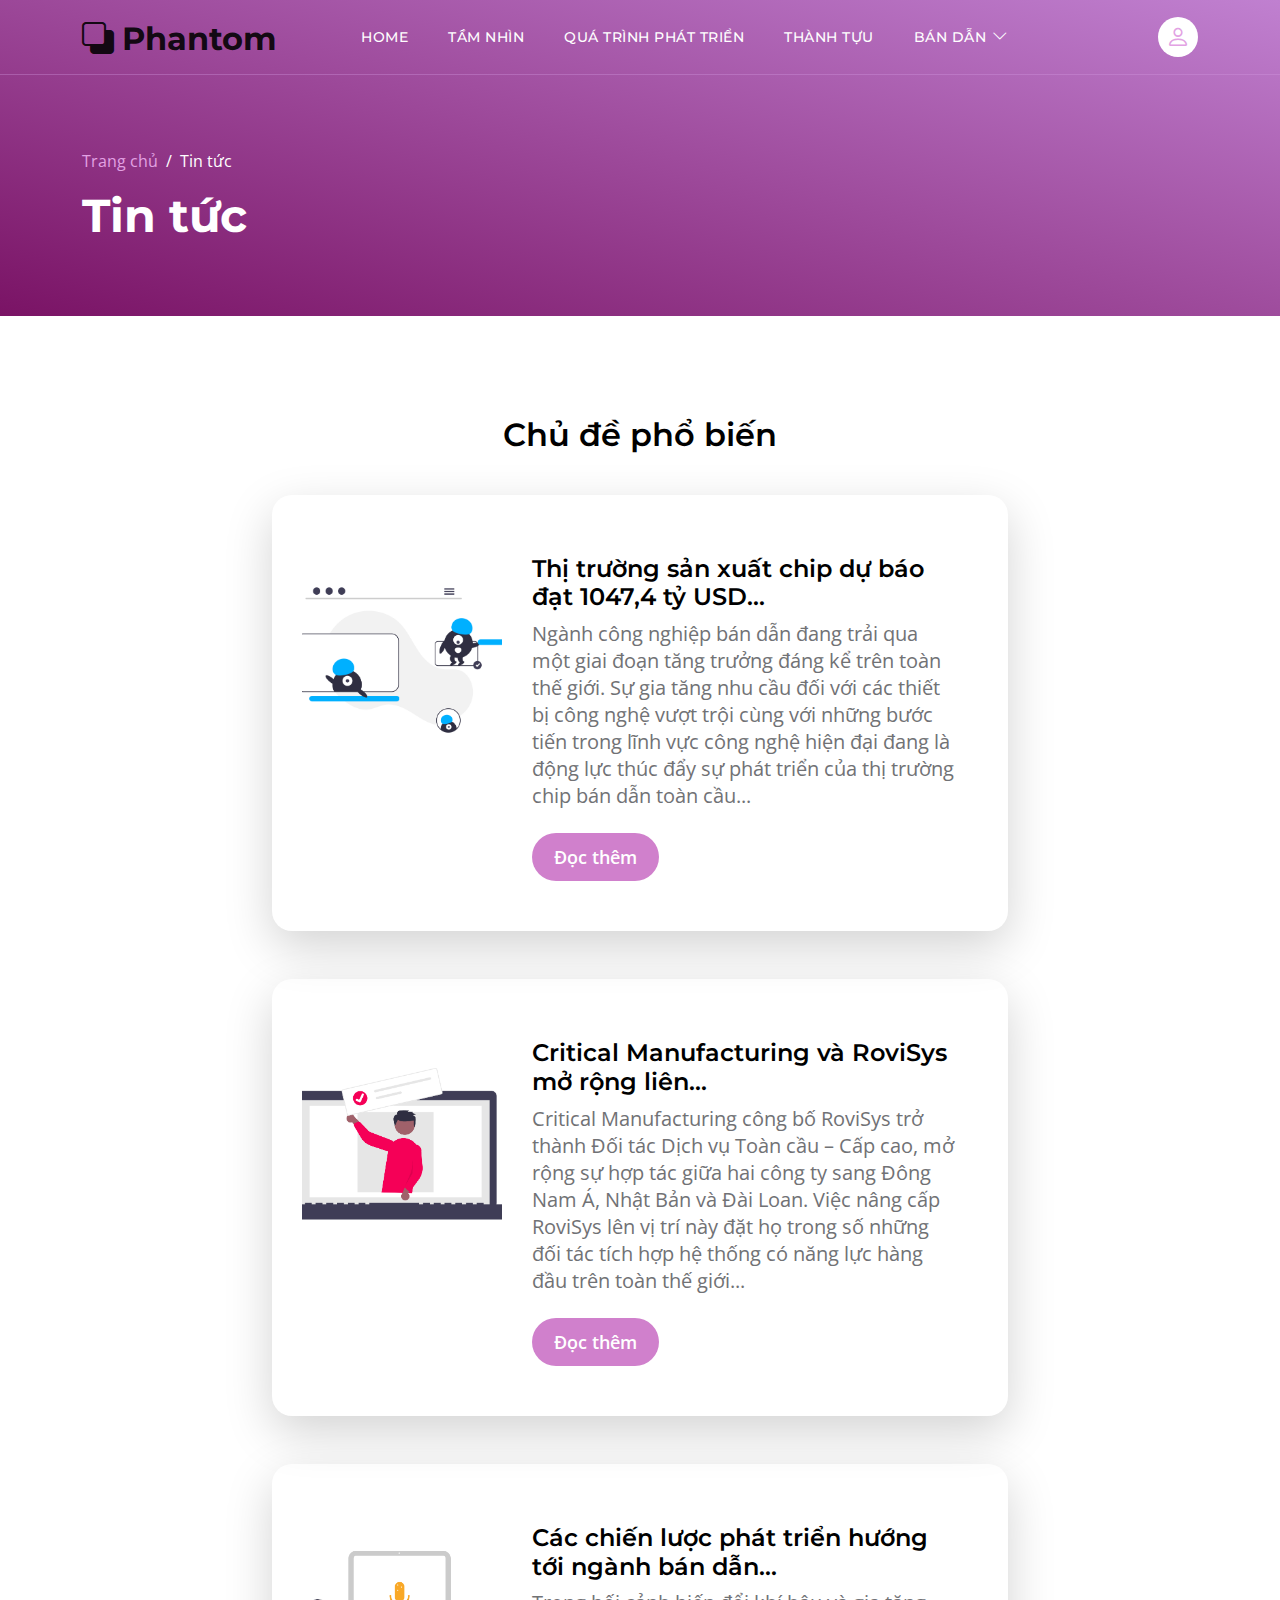
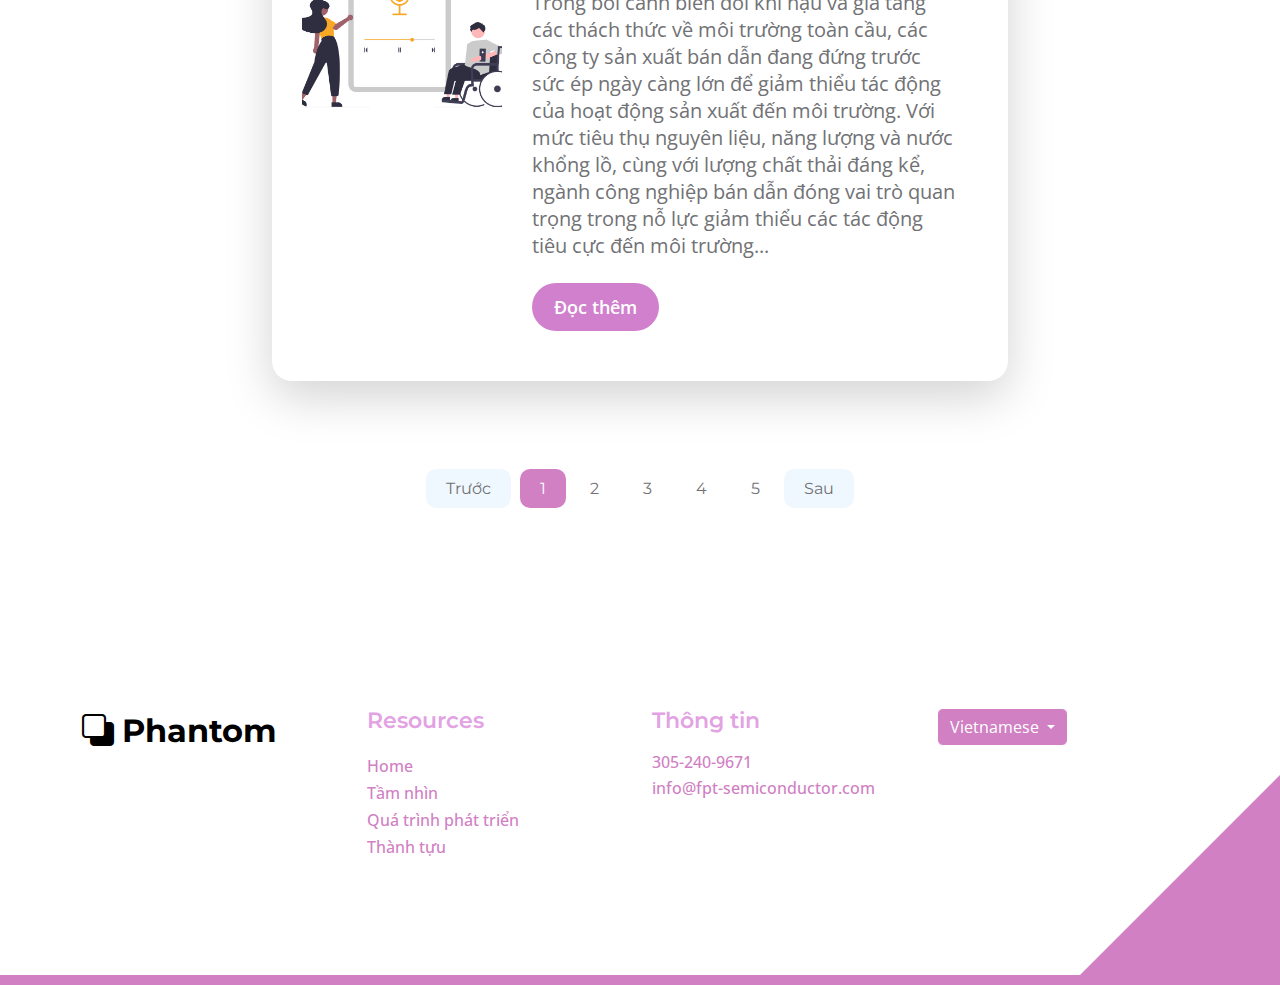
<file: templatemo_590_topic_listing/contact.html>
<!DOCTYPE html>
<html lang="en">
  <head>
    <meta charset="utf-8" />
    <meta name="viewport" content="width=device-width, initial-scale=1" />

    <meta name="description" content="" />
    <meta name="author" content="" />

    <title>FPT Semiconductor</title>

    <!-- CSS FILES -->
    <link rel="preconnect" href="https://fonts.googleapis.com" />

    <link rel="preconnect" href="https://fonts.gstatic.com" crossorigin />

    <link
      href="https://fonts.googleapis.com/css2?family=Montserrat:wght@500;600;700&family=Open+Sans&display=swap"
      rel="stylesheet"
    />

    <link href="css/bootstrap.min.css" rel="stylesheet" />

    <link href="css/bootstrap-icons.css" rel="stylesheet" />

    <link href="css/templatemo-topic-listing.css" rel="stylesheet" />
  </head>

  <body class="topics-listing-page" id="top">
    <main>
      <nav class="navbar navbar-expand-lg">
        <div class="container">
          <a class="navbar-brand" href="index.html">
            <i class="bi-back"></i>
            <span>Phantom</span>
          </a>

          <div class="d-lg-none ms-auto me-4">
            <a href="#top" class="navbar-icon bi-person smoothscroll"></a>
          </div>

          <button
            class="navbar-toggler"
            type="button"
            data-bs-toggle="collapse"
            data-bs-target="#navbarNav"
            aria-controls="navbarNav"
            aria-expanded="false"
            aria-label="Toggle navigation"
          >
            <span class="navbar-toggler-icon"></span>
          </button>

          <div class="collapse navbar-collapse" id="navbarNav">
            <ul class="navbar-nav ms-lg-5 me-lg-auto">
              <li class="nav-item">
                <a class="nav-link click-scroll" href="index.html#section_1"
                  >Home</a
                >
              </li>

              <li class="nav-item">
                <a class="nav-link click-scroll" href="index.html#section_2"
                  >Tầm nhìn</a
                >
              </li>

              <li class="nav-item">
                <a class="nav-link click-scroll" href="index.html#section_3"
                  >Quá trình phát triển</a
                >
              </li>

              <li class="nav-item">
                <a class="nav-link click-scroll" href="index.html#section_4"
                  >Thành tựu</a
                >
              </li>

              <li class="nav-item dropdown">
                <a
                  class="nav-link dropdown-toggle"
                  href="#section_5"
                  id="navbarLightDropdownMenuLink"
                  role="button"
                  data-bs-toggle="dropdown"
                  aria-expanded="false"
                  >Bán dẫn</a
                >

                <ul
                  class="dropdown-menu dropdown-menu-light"
                  aria-labelledby="navbarLightDropdownMenuLink"
                >
                  <li>
                    <a class="dropdown-item" href="topics-listing.html"
                      >FPT Semiconductor</a
                    >
                  </li>

                  <li>
                    <a class="dropdown-item active" href="contact.html">Tin tức</a>
                  </li>
                </ul>
              </li>
            </ul>

            <div class="d-none d-lg-block">
              <a
                href="index21.html"
                class="navbar-icon bi-person smoothscroll"
              ></a>
            </div>
          </div>
        </div>
      </nav>

      <header
        class="site-header d-flex flex-column justify-content-center align-items-center"
      >
        <div class="container">
          <div class="row align-items-center">
            <div class="col-lg-5 col-12">
              <nav aria-label="breadcrumb">
                <ol class="breadcrumb">
                  <li class="breadcrumb-item">
                    <a href="index.html">Trang chủ</a>
                  </li>

                  <li class="breadcrumb-item active" aria-current="page">
                    Tin tức
                  </li>
                </ol>
              </nav>

              <h2 class="text-white">Tin tức</h2>
            </div>
          </div>
        </div>
      </header>

      <section class="section-padding">
        <div class="container">
          <div class="row">
            <div class="col-lg-12 col-12 text-center">
              <h3 class="mb-4">Chủ đề phổ biến</h3>
            </div>

            <div class="col-lg-8 col-12 mt-3 mx-auto">
              <div
                class="custom-block custom-block-topics-listing bg-white shadow-lg mb-5"
              >
                <div class="d-flex">
                  <img
                    src="images/topics/undraw_Remote_design_team_re_urdx.png"
                    class="custom-block-image img-fluid"
                    alt=""
                  />

                  <div class="custom-block-topics-listing-info d-flex">
                    <div>
                      <h5 class="mb-2">
                        Thị trường sản xuất chip dự báo đạt 1047,4 tỷ USD...
                      </h5>

                      <p class="mb-0">
                        Ngành công nghiệp bán dẫn đang trải qua một giai đoạn
                        tăng trưởng đáng kể trên toàn thế giới. Sự gia tăng nhu
                        cầu đối với các thiết bị công nghệ vượt trội cùng với
                        những bước tiến trong lĩnh vực công nghệ hiện đại đang
                        là động lực thúc đẩy sự phát triển của thị trường chip
                        bán dẫn toàn cầu...
                      </p>

                      <a
                        href="topics-detail.html"
                        class="btn custom-btn mt-3 mt-lg-4"
                        >Đọc thêm</a
                      >
                    </div>

                  </div>
                </div>
              </div>

              <div
                class="custom-block custom-block-topics-listing bg-white shadow-lg mb-5"
              >
                <div class="d-flex">
                  <img
                    src="images/topics/undraw_online_ad_re_ol62.png"
                    class="custom-block-image img-fluid"
                    alt=""
                  />

                  <div class="custom-block-topics-listing-info d-flex">
                    <div>
                      <h5 class="mb-2">
                        Critical Manufacturing và RoviSys mở rộng liên...
                      </h5>

                      <p class="mb-0">
                        Critical Manufacturing công bố RoviSys trở thành Đối tác
                        Dịch vụ Toàn cầu – Cấp cao, mở rộng sự hợp tác giữa hai
                        công ty sang Đông Nam Á, Nhật Bản và Đài Loan. Việc nâng
                        cấp RoviSys lên vị trí này đặt họ trong số những đối tác
                        tích hợp hệ thống có năng lực hàng đầu trên toàn thế
                        giới...
                      </p>

                      <a
                        href="topics-detail.html"
                        class="btn custom-btn mt-3 mt-lg-4"
                        >Đọc thêm</a
                      >
                    </div>

                  </div>
                </div>
              </div>

              <div
                class="custom-block custom-block-topics-listing bg-white shadow-lg mb-5"
              >
                <div class="d-flex">
                  <img
                    src="images/topics/undraw_Podcast_audience_re_4i5q.png"
                    class="custom-block-image img-fluid"
                    alt=""
                  />

                  <div class="custom-block-topics-listing-info d-flex">
                    <div>
                      <h5 class="mb-2">
                        Các chiến lược phát triển hướng tới ngành bán dẫn...
                      </h5>

                      <p class="mb-0">
                        Trong bối cảnh biến đổi khí hậu và gia tăng các thách
                        thức về môi trường toàn cầu, các công ty sản xuất bán
                        dẫn đang đứng trước sức ép ngày càng lớn để giảm thiểu
                        tác động của hoạt động sản xuất đến môi trường. Với mức
                        tiêu thụ nguyên liệu, năng lượng và nước khổng lồ, cùng
                        với lượng chất thải đáng kể, ngành công nghiệp bán dẫn
                        đóng vai trò quan trọng trong nỗ lực giảm thiểu các tác
                        động tiêu cực đến môi trường...
                      </p>

                      <a
                        href="topics-detail.html"
                        class="btn custom-btn mt-3 mt-lg-4"
                        >Đọc thêm</a
                      >
                    </div>

                  </div>
                </div>
              </div>
            </div>

            <div class="col-lg-12 col-12">
              <nav aria-label="Page navigation example">
                <ul class="pagination justify-content-center mb-0">
                  <li class="page-item">
                    <a class="page-link" href="#" aria-label="Previous">
                      <span aria-hidden="true">Trước</span>
                    </a>
                  </li>

                  <li class="page-item active" aria-current="page">
                    <a class="page-link" href="#">1</a>
                  </li>

                  <li class="page-item">
                    <a class="page-link" href="#">2</a>
                  </li>

                  <li class="page-item">
                    <a class="page-link" href="#">3</a>
                  </li>

                  <li class="page-item">
                    <a class="page-link" href="#">4</a>
                  </li>

                  <li class="page-item">
                    <a class="page-link" href="#">5</a>
                  </li>

                  <li class="page-item">
                    <a class="page-link" href="#" aria-label="Next">
                      <span aria-hidden="true">Sau</span>
                    </a>
                  </li>
                </ul>
              </nav>
            </div>
          </div>
        </div>
      </section>

    <footer class="site-footer section-padding">
      <div class="container">
        <div class="row">
          <div class="col-lg-3 col-12 mb-4 pb-2">
            <a class="navbar-brand mb-2" href="index.html">
              <i class="bi-back"></i>
              <span>Phantom</span>
            </a>
          </div>

          <div class="col-lg-3 col-md-4 col-6">
            <h6 class="site-footer-title mb-3">Resources</h6>

            <ul class="site-footer-links">
              <li class="site-footer-link-item">
                <a href="#" class="site-footer-link">Home</a>
              </li>

              <li class="site-footer-link-item">
                <a href="#" class="site-footer-link">Tầm nhìn</a>
              </li>

              <li class="site-footer-link-item">
                <a href="#" class="site-footer-link">Quá trình phát triển</a>
              </li>

              <li class="site-footer-link-item">
                <a href="#" class="site-footer-link">Thành tựu</a>
              </li>
            </ul>
          </div>

          <div class="col-lg-3 col-md-4 col-6 mb-4 mb-lg-0">
            <h6 class="site-footer-title mb-3">Thông tin</h6>

            <p class="text-white d-flex mb-1">
              <a href="tel: 305-240-9671" class="site-footer-link">
                305-240-9671
              </a>
            </p>

            <p class="text-white d-flex">
              <a href="mailto:info@company.com" class="site-footer-link">
                info@fpt-semiconductor.com
              </a>
            </p>
          </div>

          <div class="col-lg-3 col-md-4 col-12 mt-4 mt-lg-0 ms-auto">
            <div class="dropdown">
              <button
                class="btn btn-secondary dropdown-toggle"
                type="button"
                data-bs-toggle="dropdown"
                aria-expanded="false"
              >
                Vietnamese
              </button>

              <ul class="dropdown-menu">
                <li>
                  <button class="dropdown-item" type="button">Thai</button>
                </li>

                <li>
                  <button class="dropdown-item" type="button">Myanmar</button>
                </li>

                <li>
                  <button class="dropdown-item" type="button">Arabic</button>
                </li>
              </ul>
            </div>

            </p>
          </div>
        </div>
      </div>
    </footer>

    <!-- JAVASCRIPT FILES -->
    <script src="js/jquery.min.js"></script>
    <script src="js/bootstrap.bundle.min.js"></script>
    <script src="js/jquery.sticky.js"></script>
    <script src="js/custom.js"></script>
  </body>
</html>
</file>
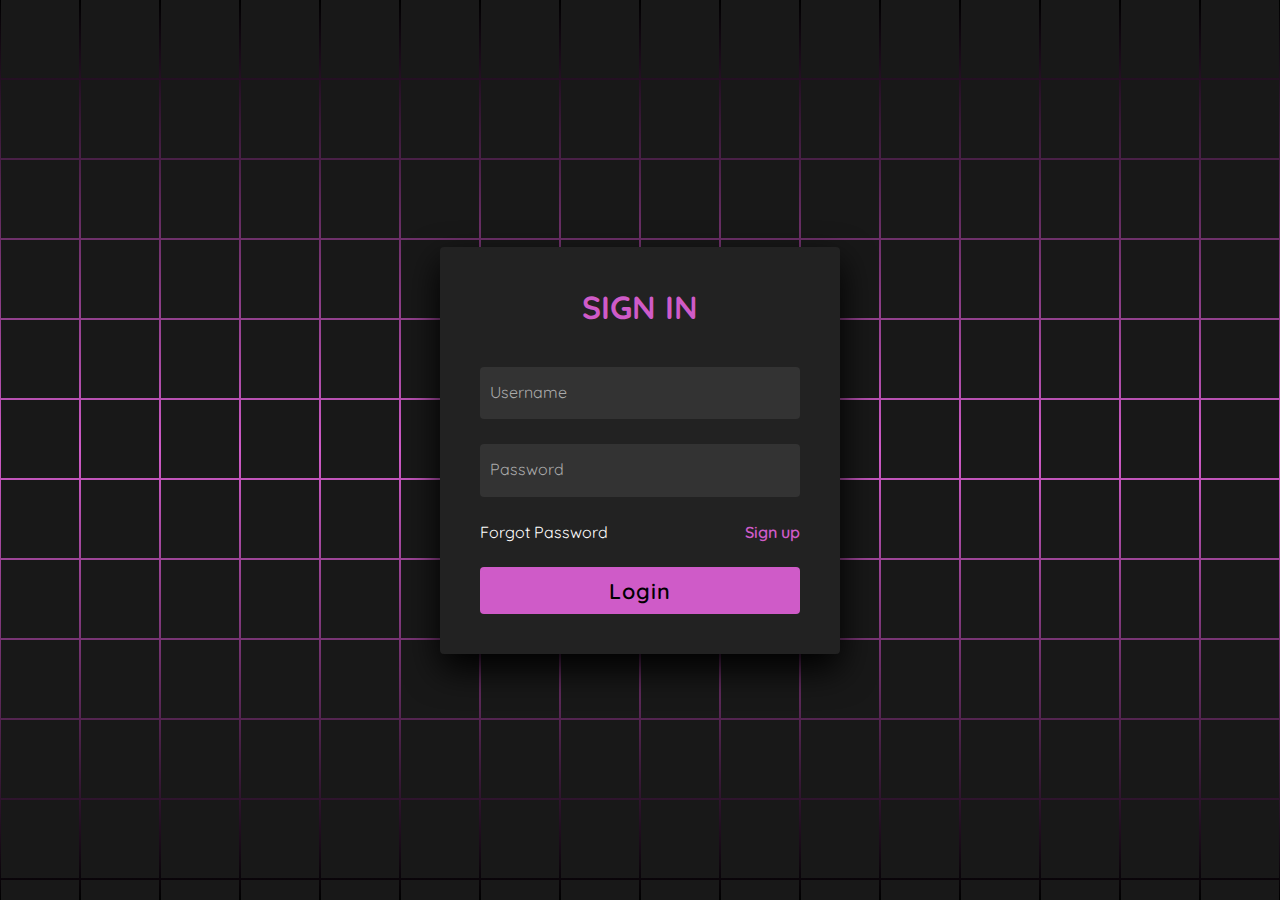
<file: templatemo_590_topic_listing/index21.html>
<!DOCTYPE html>
<html lang="en">
  <head>
    <meta charset="UTF-8" />
    <title>Log In - Phantom</title>
    <link rel="stylesheet" href="css/style.css" />
  </head>
  <body>
    <!-- partial:index.partial.html -->
    <!DOCTYPE html>

    <html lang="en">
      <head>
        <meta charset="UTF-8" />

        <title>Phantom &amp; CSS Only</title>

        <link rel="stylesheet" href="css/style.css" />
      </head>

      <body>
        <!-- partial:index.partial.html -->

        <section>
          <span></span> <span></span> <span></span> <span></span> <span></span>
          <span></span> <span></span> <span></span> <span></span> <span></span>
          <span></span> <span></span> <span></span> <span></span> <span></span>
          <span></span> <span></span> <span></span> <span></span> <span></span>
          <span></span> <span></span> <span></span> <span></span> <span></span>
          <span></span> <span></span> <span></span> <span></span> <span></span>
          <span></span> <span></span> <span></span> <span></span> <span></span>
          <span></span> <span></span> <span></span> <span></span> <span></span>
          <span></span> <span></span> <span></span> <span></span> <span></span>
          <span></span> <span></span> <span></span> <span></span> <span></span>
          <span></span> <span></span> <span></span> <span></span> <span></span>
          <span></span> <span></span> <span></span> <span></span> <span></span>
          <span></span> <span></span> <span></span> <span></span> <span></span>
          <span></span> <span></span> <span></span> <span></span> <span></span>
          <span></span> <span></span> <span></span> <span></span> <span></span>
          <span></span> <span></span> <span></span> <span></span> <span></span>
          <span></span> <span></span> <span></span> <span></span> <span></span>
          <span></span> <span></span> <span></span> <span></span> <span></span>
          <span></span> <span></span> <span></span> <span></span> <span></span>
          <span></span> <span></span> <span></span> <span></span> <span></span>
          <span></span> <span></span> <span></span> <span></span> <span></span>
          <span></span> <span></span> <span></span> <span></span> <span></span>
          <span></span> <span></span> <span></span> <span></span> <span></span>
          <span></span> <span></span> <span></span> <span></span> <span></span>
          <span></span> <span></span> <span></span> <span></span> <span></span>
          <span></span> <span></span> <span></span> <span></span> <span></span>
          <span></span> <span></span> <span></span> <span></span> <span></span>
          <span></span> <span></span> <span></span> <span></span> <span></span>
          <span></span> <span></span> <span></span> <span></span> <span></span>
          <span></span> <span></span> <span></span> <span></span> <span></span>
          <span></span> <span></span> <span></span> <span></span> <span></span>
          <span></span> <span></span> <span></span> <span></span> <span></span>
          <span></span> <span></span> <span></span> <span></span> <span></span>
          <span></span> <span></span> <span></span> <span></span> <span></span>
          <span></span> <span></span> <span></span> <span></span> <span></span>
          <span></span> <span></span> <span></span> <span></span> <span></span>
          <span></span> <span></span> <span></span> <span></span> <span></span>
          <span></span> <span></span> <span></span> <span></span> <span></span>
          <span></span> <span></span> <span></span> <span></span> <span></span>
          <span></span> <span></span> <span></span> <span></span> <span></span>
          <span></span> <span></span> <span></span> <span></span> <span></span>
          <span></span> <span></span> <span></span> <span></span> <span></span>
          <span></span> <span></span> <span></span> <span></span> <span></span>
          <span></span> <span></span> <span></span> <span></span> <span></span>
          <span></span> <span></span> <span></span> <span></span> <span></span>
          <span></span> <span></span> <span></span> <span></span> <span></span>
          <span></span> <span></span> <span></span> <span></span> <span></span>
          <span></span> <span></span> <span></span> <span></span> <span></span>
          <span></span> <span></span> <span></span> <span></span> <span></span>
          <span></span> <span></span> <span></span> <span></span> <span></span>
          <span></span> <span></span> <span></span> <span></span> <span></span>
          <span></span> <span></span> <span></span> <span></span> <span></span>

          <div class="signin">
            <div class="content">
              <h2>Sign In</h2>

              <div class="form">
                <div class="inputBox">
                  <input type="text" required /> <i>Username</i>
                </div>

                <div class="inputBox">
                  <input type="password" required /> <i>Password</i>
                </div>

                <div class="links">
                  <a href="#">Forgot Password</a>
                  <a href="register.html">Sign up</a>
                </div>

                <div class="inputBox">
                  <input type="submit" value="Login" />
                </div>
              </div>
            </div>
          </div>
        </section>
        <!-- partial -->
      </body>
    </html>
    <!-- partial -->
  </body>
</html>
</file>
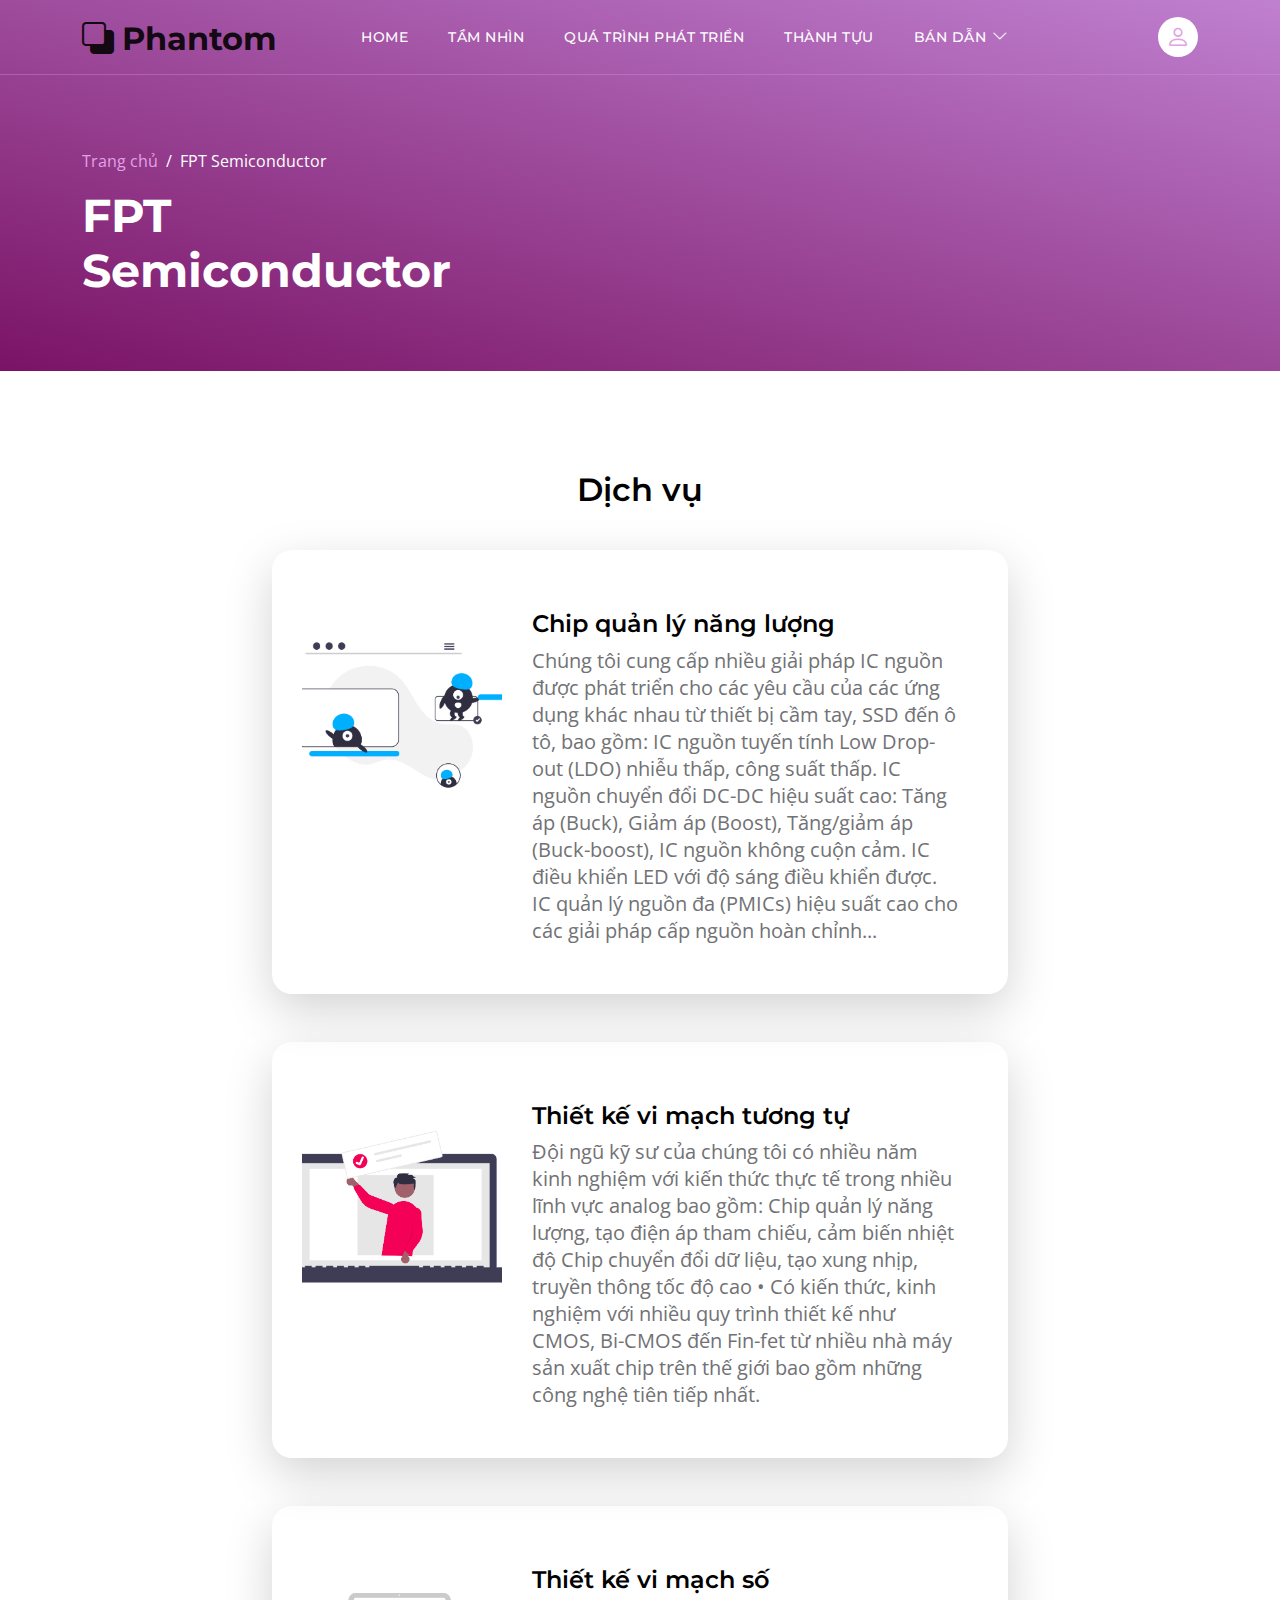
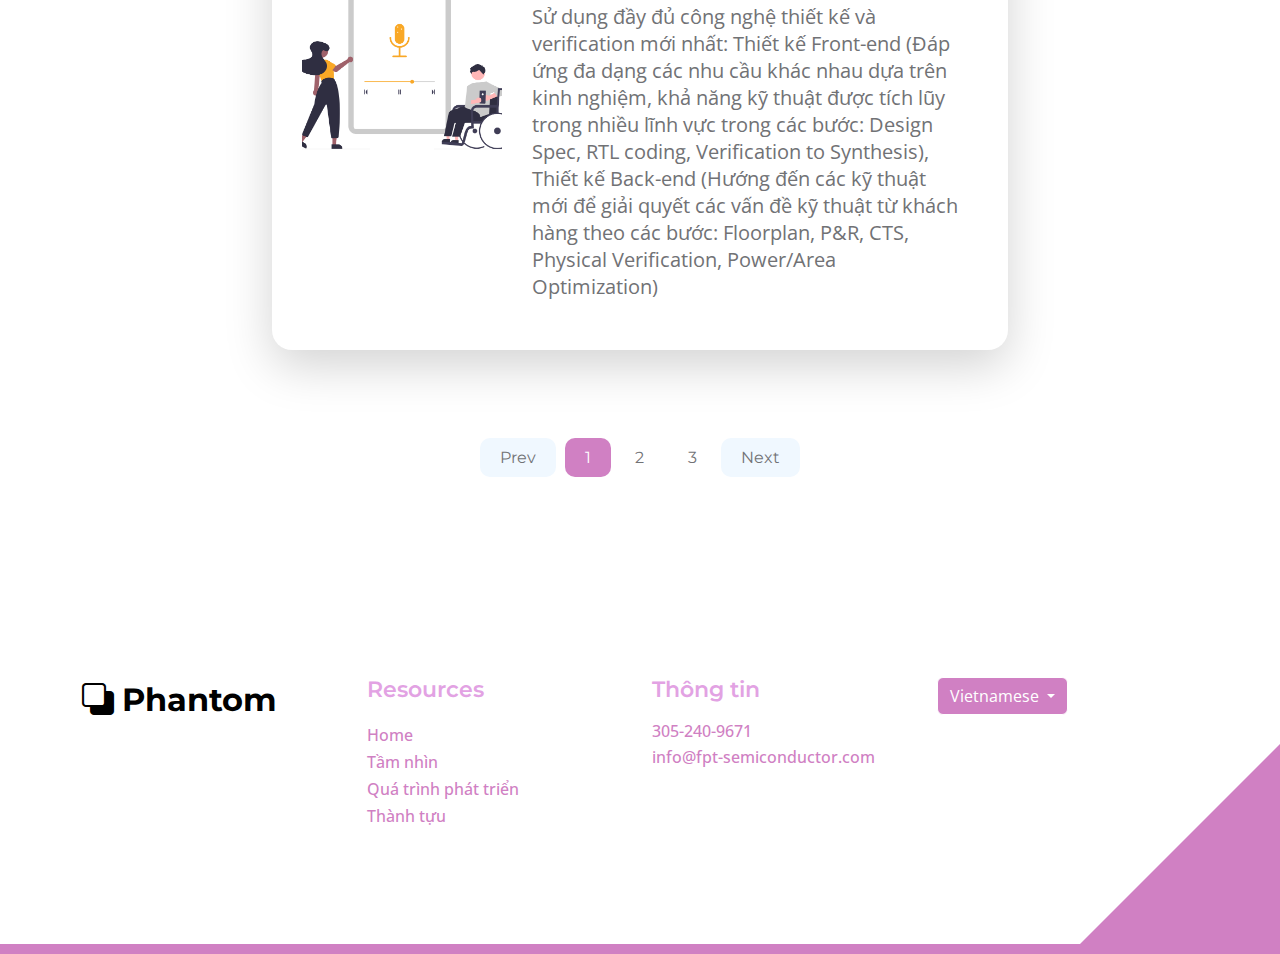
<file: templatemo_590_topic_listing/topics-listing.html>
<!DOCTYPE html>
<html lang="en">
  <head>
    <meta charset="utf-8" />
    <meta name="viewport" content="width=device-width, initial-scale=1" />

    <meta name="description" content="" />
    <meta name="author" content="" />

    <title>FPT Semiconductor</title>

    <!-- CSS FILES -->
    <link rel="preconnect" href="https://fonts.googleapis.com" />

    <link rel="preconnect" href="https://fonts.gstatic.com" crossorigin />

    <link
      href="https://fonts.googleapis.com/css2?family=Montserrat:wght@500;600;700&family=Open+Sans&display=swap"
      rel="stylesheet"
    />

    <link href="css/bootstrap.min.css" rel="stylesheet" />

    <link href="css/bootstrap-icons.css" rel="stylesheet" />

    <link href="css/templatemo-topic-listing.css" rel="stylesheet" />
  </head>

  <body class="topics-listing-page" id="top">
    <main>
      <nav class="navbar navbar-expand-lg">
        <div class="container">
          <a class="navbar-brand" href="index.html">
            <i class="bi-back"></i>
            <span>Phantom</span>
          </a>

          <div class="d-lg-none ms-auto me-4">
            <a href="#top" class="navbar-icon bi-person smoothscroll"></a>
          </div>

          <button
            class="navbar-toggler"
            type="button"
            data-bs-toggle="collapse"
            data-bs-target="#navbarNav"
            aria-controls="navbarNav"
            aria-expanded="false"
            aria-label="Toggle navigation"
          >
            <span class="navbar-toggler-icon"></span>
          </button>

          <div class="collapse navbar-collapse" id="navbarNav">
            <ul class="navbar-nav ms-lg-5 me-lg-auto">
              <li class="nav-item">
                <a class="nav-link click-scroll" href="index.html#section_1"
                  >Home</a
                >
              </li>

              <li class="nav-item">
                <a class="nav-link click-scroll" href="index.html#section_2"
                  >Tầm nhìn</a
                >
              </li>

              <li class="nav-item">
                <a class="nav-link click-scroll" href="index.html#section_3"
                  >Quá trình phát triển</a
                >
              </li>

              <li class="nav-item">
                <a class="nav-link click-scroll" href="index.html#section_4"
                  >Thành tựu</a
                >
              </li>

              <li class="nav-item dropdown">
                <a
                  class="nav-link dropdown-toggle"
                  href="#section_5"
                  id="navbarLightDropdownMenuLink"
                  role="button"
                  data-bs-toggle="dropdown"
                  aria-expanded="false"
                  >Bán dẫn</a
                >

                <ul
                  class="dropdown-menu dropdown-menu-light"
                  aria-labelledby="navbarLightDropdownMenuLink"
                >
                  <li>
                    <a class="dropdown-item active" href="topics-listing.html">
                      FPT Semiconductor
                    </a>
                  </li>

                  <li>
                    <a class="dropdown-item" href="contact.html">Tin tức</a>
                  </li>
                </ul>
              </li>
            </ul>

            <div class="d-none d-lg-block">
              <a
                href="index21.html"
                class="navbar-icon bi-person smoothscroll"
              ></a>
            </div>
          </div>
        </div>
      </nav>

      <header
        class="site-header d-flex flex-column justify-content-center align-items-center"
      >
        <div class="container">
          <div class="row align-items-center">
            <div class="col-lg-5 col-12">
              <nav aria-label="breadcrumb">
                <ol class="breadcrumb">
                  <li class="breadcrumb-item">
                    <a href="index.html">Trang chủ</a>
                  </li>

                  <li class="breadcrumb-item active" aria-current="page">
                    FPT Semiconductor
                  </li>
                </ol>
              </nav>

              <h2 class="text-white">FPT Semiconductor</h2>
            </div>
          </div>
        </div>
      </header>

      <section class="section-padding">
        <div class="container">
          <div class="row">
            <div class="col-lg-12 col-12 text-center">
              <h3 class="mb-4">Dịch vụ</h3>
            </div>

            <div class="col-lg-8 col-12 mt-3 mx-auto">
              <div
                class="custom-block custom-block-topics-listing bg-white shadow-lg mb-5"
              >
                <div class="d-flex">
                  <img
                    src="images/topics/undraw_Remote_design_team_re_urdx.png"
                    class="custom-block-image img-fluid"
                    alt=""
                  />

                  <div class="custom-block-topics-listing-info d-flex">
                    <div>
                      <h5 class="mb-2">Chip quản lý năng lượng</h5>
                      <p class="mb-0">
                        Chúng tôi cung cấp nhiều giải pháp IC nguồn được phát
                        triển cho các yêu cầu của các ứng dụng khác nhau từ
                        thiết bị cầm tay, SSD đến ô tô, bao gồm: IC nguồn tuyến
                        tính Low Drop-out (LDO) nhiễu thấp, công suất thấp. IC
                        nguồn chuyển đổi DC-DC hiệu suất cao: Tăng áp (Buck),
                        Giảm áp (Boost), Tăng/giảm áp (Buck-boost), IC nguồn
                        không cuộn cảm. IC điều khiển LED với độ sáng điều khiển
                        được. IC quản lý nguồn đa (PMICs) hiệu suất cao cho các
                        giải pháp cấp nguồn hoàn chỉnh...
                      </p>
                    </div>
                  </div>
                </div>
              </div>

              <div
                class="custom-block custom-block-topics-listing bg-white shadow-lg mb-5"
              >
                <div class="d-flex">
                  <img
                    src="images/topics/undraw_online_ad_re_ol62.png"
                    class="custom-block-image img-fluid"
                    alt=""
                  />

                  <div class="custom-block-topics-listing-info d-flex">
                    <div>
                      <h5 class="mb-2">Thiết kế vi mạch tương tự</h5>

                      <p class="mb-0">
                        Đội ngũ kỹ sư của chúng tôi có nhiều năm kinh nghiệm với
                        kiến thức thực tế trong nhiều lĩnh vực analog bao gồm:
                        Chip quản lý năng lượng, tạo điện áp tham chiếu, cảm
                        biến nhiệt độ Chip chuyển đổi dữ liệu, tạo xung nhịp,
                        truyền thông tốc độ cao • Có kiến thức, kinh nghiệm với
                        nhiều quy trình thiết kế như CMOS, Bi-CMOS đến Fin-fet
                        từ nhiều nhà máy sản xuất chip trên thế giới bao gồm
                        những công nghệ tiên tiếp nhất.
                      </p>
                    </div>
                  </div>
                </div>
              </div>

              <div
                class="custom-block custom-block-topics-listing bg-white shadow-lg mb-5"
              >
                <div class="d-flex">
                  <img
                    src="images/topics/undraw_Podcast_audience_re_4i5q.png"
                    class="custom-block-image img-fluid"
                    alt=""
                  />

                  <div class="custom-block-topics-listing-info d-flex">
                    <div>
                      <h5 class="mb-2">Thiết kế vi mạch số</h5>

                      <p class="mb-0">
                        Sử dụng đầy đủ công nghệ thiết kế và verification mới
                        nhất: Thiết kế Front-end (Đáp ứng đa dạng các nhu cầu
                        khác nhau dựa trên kinh nghiệm, khả năng kỹ thuật được
                        tích lũy trong nhiều lĩnh vực trong các bước: Design
                        Spec, RTL coding, Verification to Synthesis), Thiết kế
                        Back-end (Hướng đến các kỹ thuật mới để giải quyết các
                        vấn đề kỹ thuật từ khách hàng theo các bước: Floorplan,
                        P&R, CTS, Physical Verification, Power/Area
                        Optimization)
                      </p>
                    </div>
                  </div>
                </div>
              </div>
            </div>

            <div class="col-lg-12 col-12">
              <nav aria-label="Page navigation example">
                <ul class="pagination justify-content-center mb-0">
                  <li class="page-item">
                    <a class="page-link" href="#" aria-label="Previous">
                      <span aria-hidden="true">Prev</span>
                    </a>
                  </li>

                  <li class="page-item active" aria-current="page">
                    <a class="page-link" href="topics-listing.html">1</a>
                  </li>

                  <li class="page-item">
                    <a class="page-link" href="topics-listing2.html">2</a>
                  </li>

                  <li class="page-item">
                    <a class="page-link" href="topics-listing3.html">3</a>
                  </li>

                  <!-- <li class="page-item">
                    <a class="page-link" href="#">4</a>
                  </li>

                  <li class="page-item">
                    <a class="page-link" href="#">5</a>
                  </li> -->

                  <li class="page-item">
                    <a class="page-link" href="topics-listing2.html" aria-label="Next">
                      <span aria-hidden="true">Next</span>
                    </a>
                  </li>
                </ul>
              </nav>
            </div>
          </div>
        </div>
      </section>
    </main>

    <footer class="site-footer section-padding">
      <div class="container">
        <div class="row">
          <div class="col-lg-3 col-12 mb-4 pb-2">
            <a class="navbar-brand mb-2" href="index.html">
              <i class="bi-back"></i>
              <span>Phantom</span>
            </a>
          </div>

          <div class="col-lg-3 col-md-4 col-6">
            <h6 class="site-footer-title mb-3">Resources</h6>

            <ul class="site-footer-links">
              <li class="site-footer-link-item">
                <a href="#" class="site-footer-link">Home</a>
              </li>

              <li class="site-footer-link-item">
                <a href="#" class="site-footer-link">Tầm nhìn</a>
              </li>

              <li class="site-footer-link-item">
                <a href="#" class="site-footer-link">Quá trình phát triển</a>
              </li>

              <li class="site-footer-link-item">
                <a href="#" class="site-footer-link">Thành tựu</a>
              </li>
            </ul>
          </div>

          <div class="col-lg-3 col-md-4 col-6 mb-4 mb-lg-0">
            <h6 class="site-footer-title mb-3">Thông tin</h6>

            <p class="text-white d-flex mb-1">
              <a href="tel: 305-240-9671" class="site-footer-link">
                305-240-9671
              </a>
            </p>

            <p class="text-white d-flex">
              <a href="mailto:info@company.com" class="site-footer-link">
                info@fpt-semiconductor.com
              </a>
            </p>
          </div>

          <div class="col-lg-3 col-md-4 col-12 mt-4 mt-lg-0 ms-auto">
            <div class="dropdown">
              <button
                class="btn btn-secondary dropdown-toggle"
                type="button"
                data-bs-toggle="dropdown"
                aria-expanded="false"
              >
                Vietnamese
              </button>

              <ul class="dropdown-menu">
                <li>
                  <button class="dropdown-item" type="button">France</button>
                </li>

                <li>
                  <button class="dropdown-item" type="button">Japanese</button>
                </li>

                <li>
                  <button class="dropdown-item" type="button">English</button>
                </li>
              </ul>
            </div>
          </div>
        </div>
      </div>
    </footer>

    <script src="js/jquery.min.js"></script>
    <script src="js/bootstrap.bundle.min.js"></script>
    <script src="js/jquery.sticky.js"></script>
    <script src="js/custom.js"></script>
  </body>
</html>
</file>
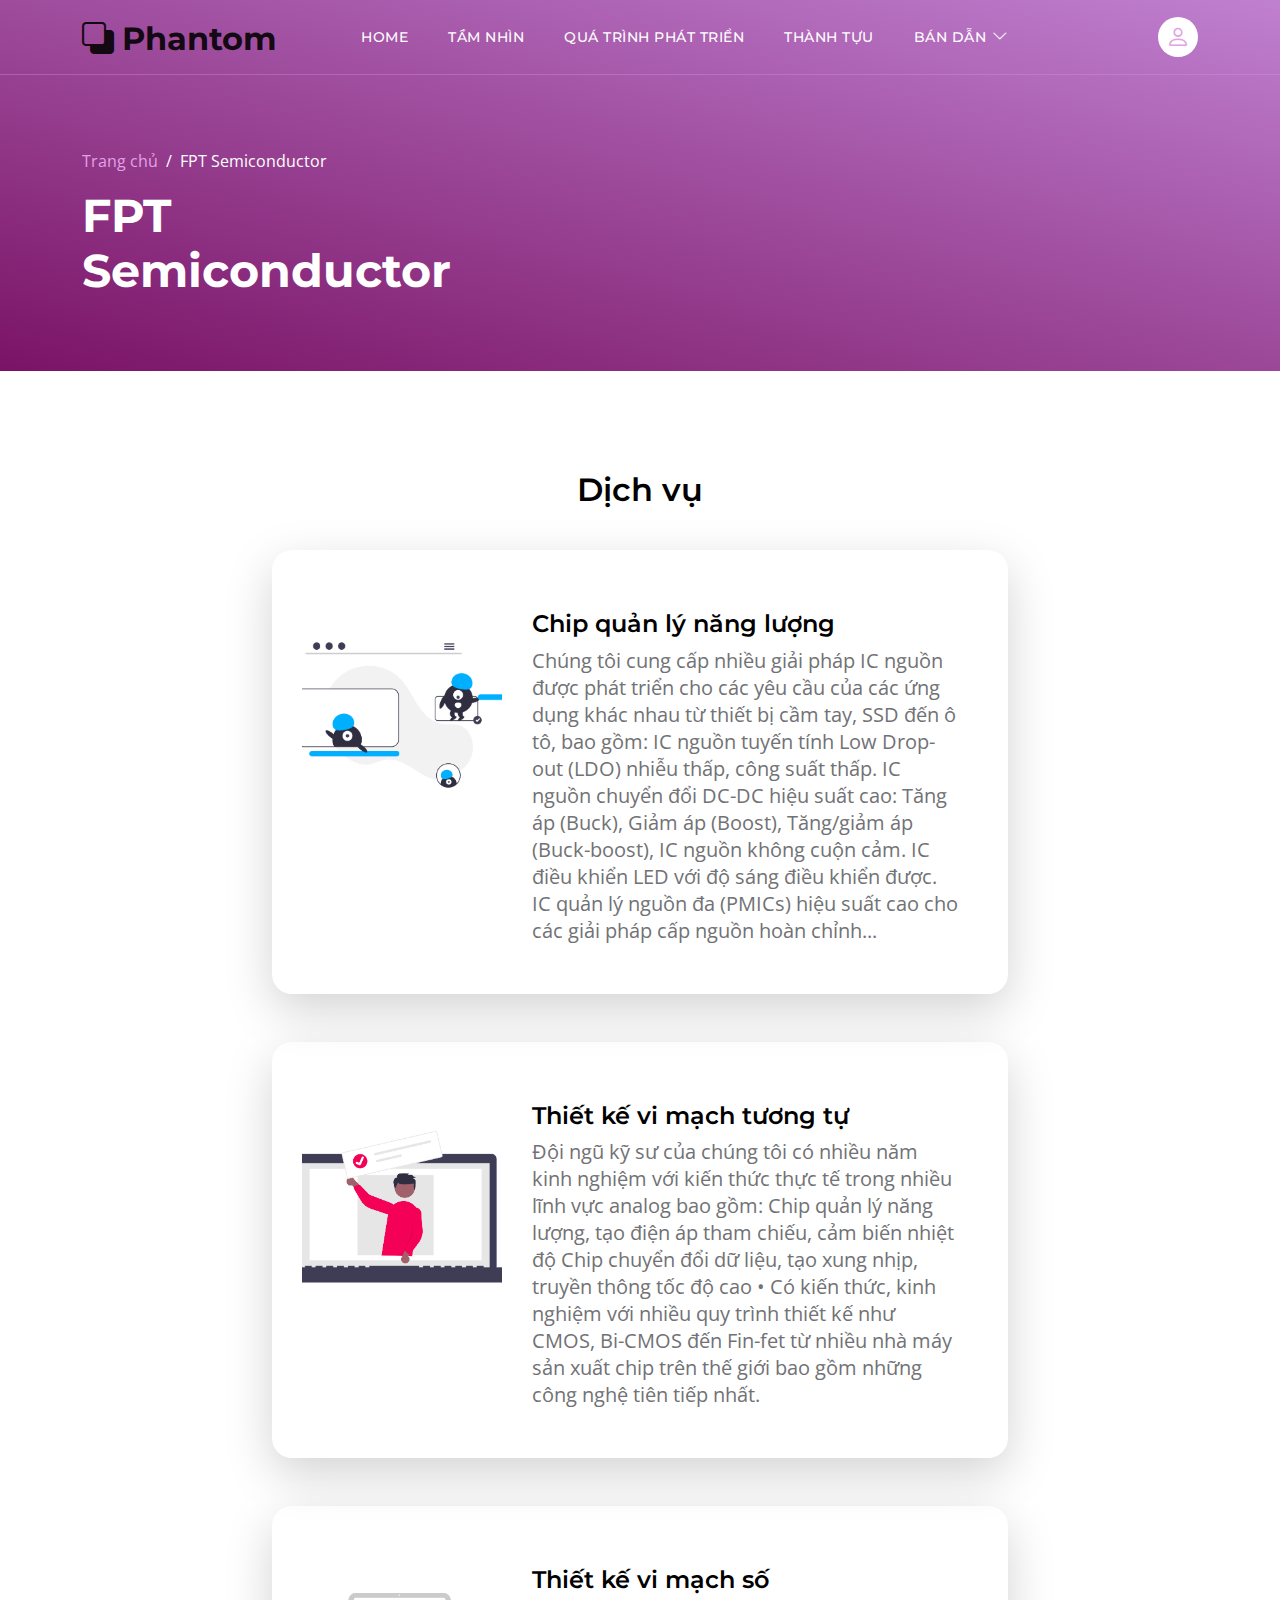
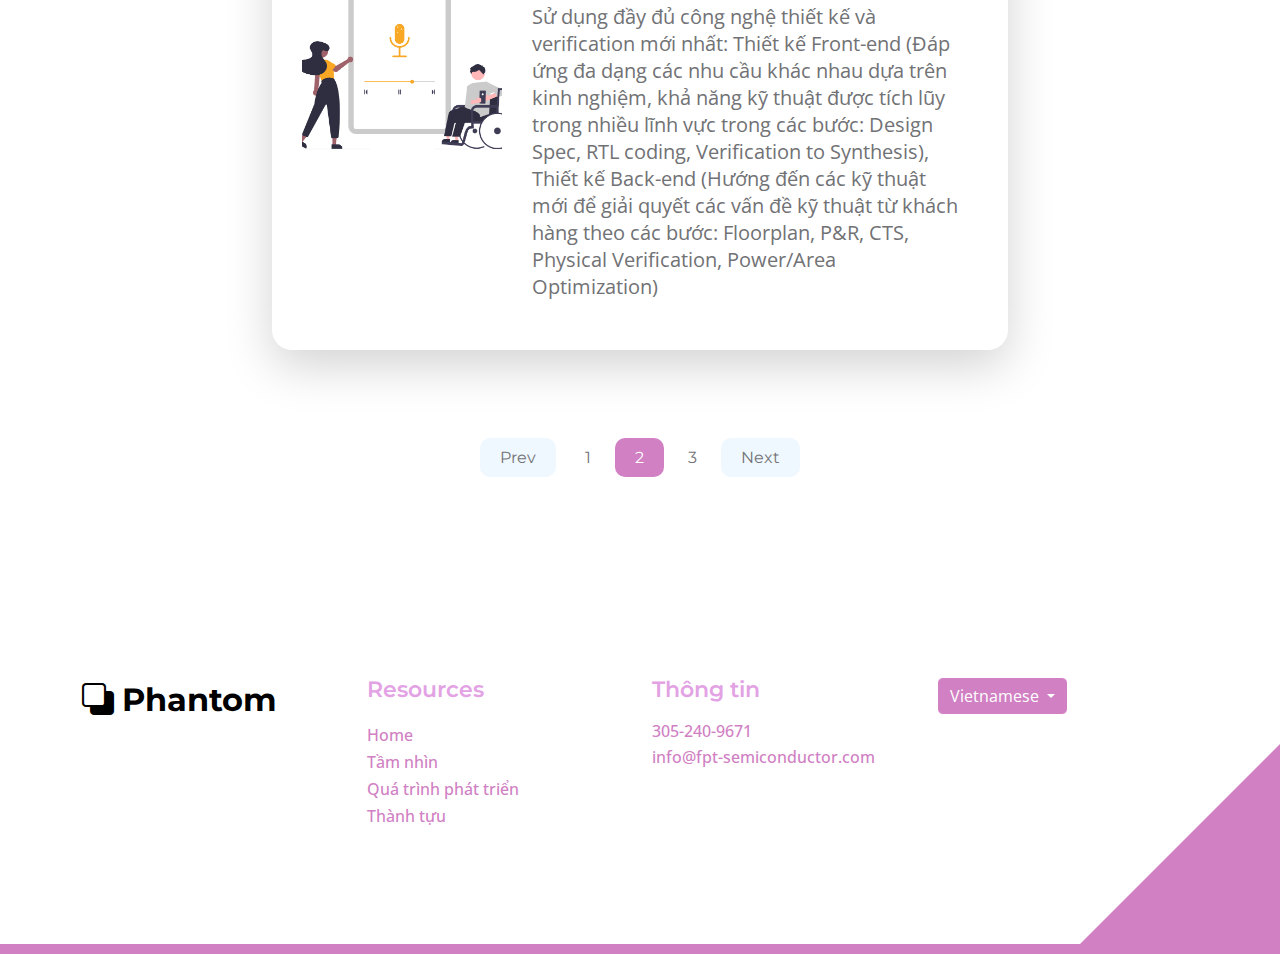
<file: templatemo_590_topic_listing/topics-listing2.html>
<!DOCTYPE html>
<html lang="en">
  <head>
    <meta charset="utf-8" />
    <meta name="viewport" content="width=device-width, initial-scale=1" />

    <meta name="description" content="" />
    <meta name="author" content="" />

    <title>FPT Semiconductor</title>

    <!-- CSS FILES -->
    <link rel="preconnect" href="https://fonts.googleapis.com" />

    <link rel="preconnect" href="https://fonts.gstatic.com" crossorigin />

    <link
      href="https://fonts.googleapis.com/css2?family=Montserrat:wght@500;600;700&family=Open+Sans&display=swap"
      rel="stylesheet"
    />

    <link href="css/bootstrap.min.css" rel="stylesheet" />

    <link href="css/bootstrap-icons.css" rel="stylesheet" />

    <link href="css/templatemo-topic-listing.css" rel="stylesheet" />
  </head>

  <body class="topics-listing-page" id="top">
    <main>
      <nav class="navbar navbar-expand-lg">
        <div class="container">
          <a class="navbar-brand" href="index.html">
            <i class="bi-back"></i>
            <span>Phantom</span>
          </a>

          <div class="d-lg-none ms-auto me-4">
            <a href="#top" class="navbar-icon bi-person smoothscroll"></a>
          </div>

          <button
            class="navbar-toggler"
            type="button"
            data-bs-toggle="collapse"
            data-bs-target="#navbarNav"
            aria-controls="navbarNav"
            aria-expanded="false"
            aria-label="Toggle navigation"
          >
            <span class="navbar-toggler-icon"></span>
          </button>

          <div class="collapse navbar-collapse" id="navbarNav">
            <ul class="navbar-nav ms-lg-5 me-lg-auto">
              <li class="nav-item">
                <a class="nav-link click-scroll" href="index.html#section_1"
                  >Home</a
                >
              </li>

              <li class="nav-item">
                <a class="nav-link click-scroll" href="index.html#section_2"
                  >Tầm nhìn</a
                >
              </li>

              <li class="nav-item">
                <a class="nav-link click-scroll" href="index.html#section_3"
                  >Quá trình phát triển</a
                >
              </li>

              <li class="nav-item">
                <a class="nav-link click-scroll" href="index.html#section_4"
                  >Thành tựu</a
                >
              </li>

              <li class="nav-item dropdown">
                <a
                  class="nav-link dropdown-toggle"
                  href="#section_5"
                  id="navbarLightDropdownMenuLink"
                  role="button"
                  data-bs-toggle="dropdown"
                  aria-expanded="false"
                  >Bán dẫn</a
                >

                <ul
                  class="dropdown-menu dropdown-menu-light"
                  aria-labelledby="navbarLightDropdownMenuLink"
                >
                  <li>
                    <a class="dropdown-item active" href="topics-listing.html">
                      FPT Semiconductor
                    </a>
                  </li>

                  <li>
                    <a class="dropdown-item" href="contact.html">Tin tức</a>
                  </li>
                </ul>
              </li>
            </ul>

            <div class="d-none d-lg-block">
              <a
                href="index21.html"
                class="navbar-icon bi-person smoothscroll"
              ></a>
            </div>
          </div>
        </div>
      </nav>

      <header
        class="site-header d-flex flex-column justify-content-center align-items-center"
      >
        <div class="container">
          <div class="row align-items-center">
            <div class="col-lg-5 col-12">
              <nav aria-label="breadcrumb">
                <ol class="breadcrumb">
                  <li class="breadcrumb-item">
                    <a href="index.html">Trang chủ</a>
                  </li>

                  <li class="breadcrumb-item active" aria-current="page">
                    FPT Semiconductor
                  </li>
                </ol>
              </nav>

              <h2 class="text-white">FPT Semiconductor</h2>
            </div>
          </div>
        </div>
      </header>

      <section class="section-padding">
        <div class="container">
          <div class="row">
            <div class="col-lg-12 col-12 text-center">
              <h3 class="mb-4">Dịch vụ</h3>
            </div>

            <div class="col-lg-8 col-12 mt-3 mx-auto">
              <div
                class="custom-block custom-block-topics-listing bg-white shadow-lg mb-5"
              >
                <div class="d-flex">
                  <img
                    src="images/topics/undraw_Remote_design_team_re_urdx.png"
                    class="custom-block-image img-fluid"
                    alt=""
                  />

                  <div class="custom-block-topics-listing-info d-flex">
                    <div>
                      <h5 class="mb-2">Chip quản lý năng lượng</h5>
                      <p class="mb-0">
                        Chúng tôi cung cấp nhiều giải pháp IC nguồn được phát
                        triển cho các yêu cầu của các ứng dụng khác nhau từ
                        thiết bị cầm tay, SSD đến ô tô, bao gồm: IC nguồn tuyến
                        tính Low Drop-out (LDO) nhiễu thấp, công suất thấp. IC
                        nguồn chuyển đổi DC-DC hiệu suất cao: Tăng áp (Buck),
                        Giảm áp (Boost), Tăng/giảm áp (Buck-boost), IC nguồn
                        không cuộn cảm. IC điều khiển LED với độ sáng điều khiển
                        được. IC quản lý nguồn đa (PMICs) hiệu suất cao cho các
                        giải pháp cấp nguồn hoàn chỉnh...
                      </p>
                    </div>
                  </div>
                </div>
              </div>

              <div
                class="custom-block custom-block-topics-listing bg-white shadow-lg mb-5"
              >
                <div class="d-flex">
                  <img
                    src="images/topics/undraw_online_ad_re_ol62.png"
                    class="custom-block-image img-fluid"
                    alt=""
                  />

                  <div class="custom-block-topics-listing-info d-flex">
                    <div>
                      <h5 class="mb-2">Thiết kế vi mạch tương tự</h5>

                      <p class="mb-0">
                        Đội ngũ kỹ sư của chúng tôi có nhiều năm kinh nghiệm với
                        kiến thức thực tế trong nhiều lĩnh vực analog bao gồm:
                        Chip quản lý năng lượng, tạo điện áp tham chiếu, cảm
                        biến nhiệt độ Chip chuyển đổi dữ liệu, tạo xung nhịp,
                        truyền thông tốc độ cao • Có kiến thức, kinh nghiệm với
                        nhiều quy trình thiết kế như CMOS, Bi-CMOS đến Fin-fet
                        từ nhiều nhà máy sản xuất chip trên thế giới bao gồm
                        những công nghệ tiên tiếp nhất.
                      </p>
                    </div>
                  </div>
                </div>
              </div>

              <div
                class="custom-block custom-block-topics-listing bg-white shadow-lg mb-5"
              >
                <div class="d-flex">
                  <img
                    src="images/topics/undraw_Podcast_audience_re_4i5q.png"
                    class="custom-block-image img-fluid"
                    alt=""
                  />

                  <div class="custom-block-topics-listing-info d-flex">
                    <div>
                      <h5 class="mb-2">Thiết kế vi mạch số</h5>

                      <p class="mb-0">
                        Sử dụng đầy đủ công nghệ thiết kế và verification mới
                        nhất: Thiết kế Front-end (Đáp ứng đa dạng các nhu cầu
                        khác nhau dựa trên kinh nghiệm, khả năng kỹ thuật được
                        tích lũy trong nhiều lĩnh vực trong các bước: Design
                        Spec, RTL coding, Verification to Synthesis), Thiết kế
                        Back-end (Hướng đến các kỹ thuật mới để giải quyết các
                        vấn đề kỹ thuật từ khách hàng theo các bước: Floorplan,
                        P&R, CTS, Physical Verification, Power/Area
                        Optimization)
                      </p>
                    </div>
                  </div>
                </div>
              </div>
            </div>

            <div class="col-lg-12 col-12">
              <nav aria-label="Page navigation example">
                <ul class="pagination justify-content-center mb-0">
                  <li class="page-item">
                    <a class="page-link" href="topics-listing.html" aria-label="Previous">
                      <span aria-hidden="true">Prev</span>
                    </a>
                  </li>

                
                  <li class="page-item">
                    <a class="page-link" href="topics-listing.html">1</a>
                  </li>

                  <li class="page-item active" aria-current="page">
                    <a class="page-link" href="topics-listing2.html">2</a>
                  </li>

                  <li class="page-item">
                    <a class="page-link" href="topics-listing3.html">3</a>
                  </li>

                  <!-- <li class="page-item">
                    <a class="page-link" href="#">4</a>
                  </li>

                  <li class="page-item">
                    <a class="page-link" href="#">5</a>
                  </li> -->

                  <li class="page-item">
                    <a class="page-link" href="topics-listing3.html" aria-label="Next">
                      <span aria-hidden="true">Next</span>
                    </a>
                  </li>
                </ul>
              </nav>
            </div>
          </div>
        </div>
      </section>
    </main>

    <footer class="site-footer section-padding">
      <div class="container">
        <div class="row">
          <div class="col-lg-3 col-12 mb-4 pb-2">
            <a class="navbar-brand mb-2" href="index.html">
              <i class="bi-back"></i>
              <span>Phantom</span>
            </a>
          </div>

          <div class="col-lg-3 col-md-4 col-6">
            <h6 class="site-footer-title mb-3">Resources</h6>

            <ul class="site-footer-links">
              <li class="site-footer-link-item">
                <a href="#" class="site-footer-link">Home</a>
              </li>

              <li class="site-footer-link-item">
                <a href="#" class="site-footer-link">Tầm nhìn</a>
              </li>

              <li class="site-footer-link-item">
                <a href="#" class="site-footer-link">Quá trình phát triển</a>
              </li>

              <li class="site-footer-link-item">
                <a href="#" class="site-footer-link">Thành tựu</a>
              </li>
            </ul>
          </div>

          <div class="col-lg-3 col-md-4 col-6 mb-4 mb-lg-0">
            <h6 class="site-footer-title mb-3">Thông tin</h6>

            <p class="text-white d-flex mb-1">
              <a href="tel: 305-240-9671" class="site-footer-link">
                305-240-9671
              </a>
            </p>

            <p class="text-white d-flex">
              <a href="mailto:info@company.com" class="site-footer-link">
                info@fpt-semiconductor.com
              </a>
            </p>
          </div>

          <div class="col-lg-3 col-md-4 col-12 mt-4 mt-lg-0 ms-auto">
            <div class="dropdown">
              <button
                class="btn btn-secondary dropdown-toggle"
                type="button"
                data-bs-toggle="dropdown"
                aria-expanded="false"
              >
                Vietnamese
              </button>

              <ul class="dropdown-menu">
                <li>
                  <button class="dropdown-item" type="button">France</button>
                </li>

                <li>
                  <button class="dropdown-item" type="button">Japanese</button>
                </li>

                <li>
                  <button class="dropdown-item" type="button">English</button>
                </li>
              </ul>
            </div>
          </div>
        </div>
      </div>
    </footer>

    <script src="js/jquery.min.js"></script>
    <script src="js/bootstrap.bundle.min.js"></script>
    <script src="js/jquery.sticky.js"></script>
    <script src="js/custom.js"></script>
  </body>
</html>
</file>
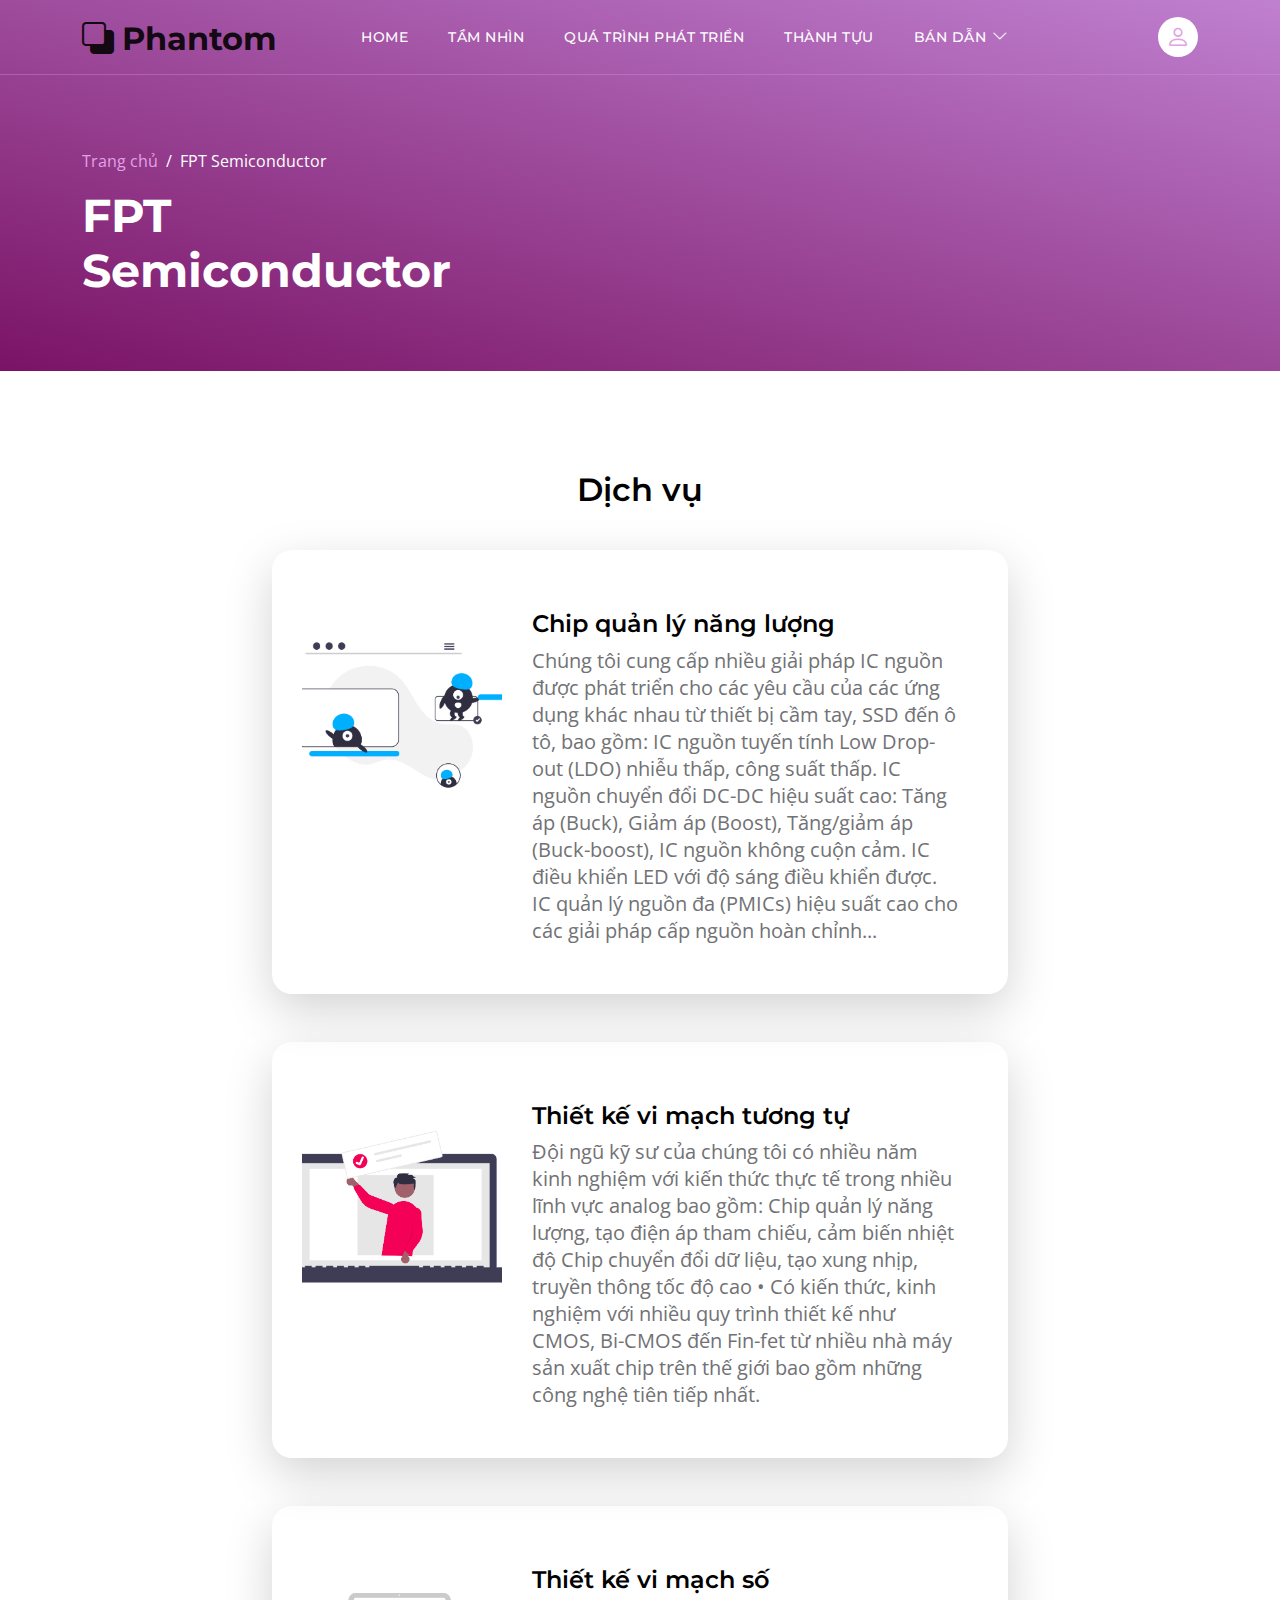
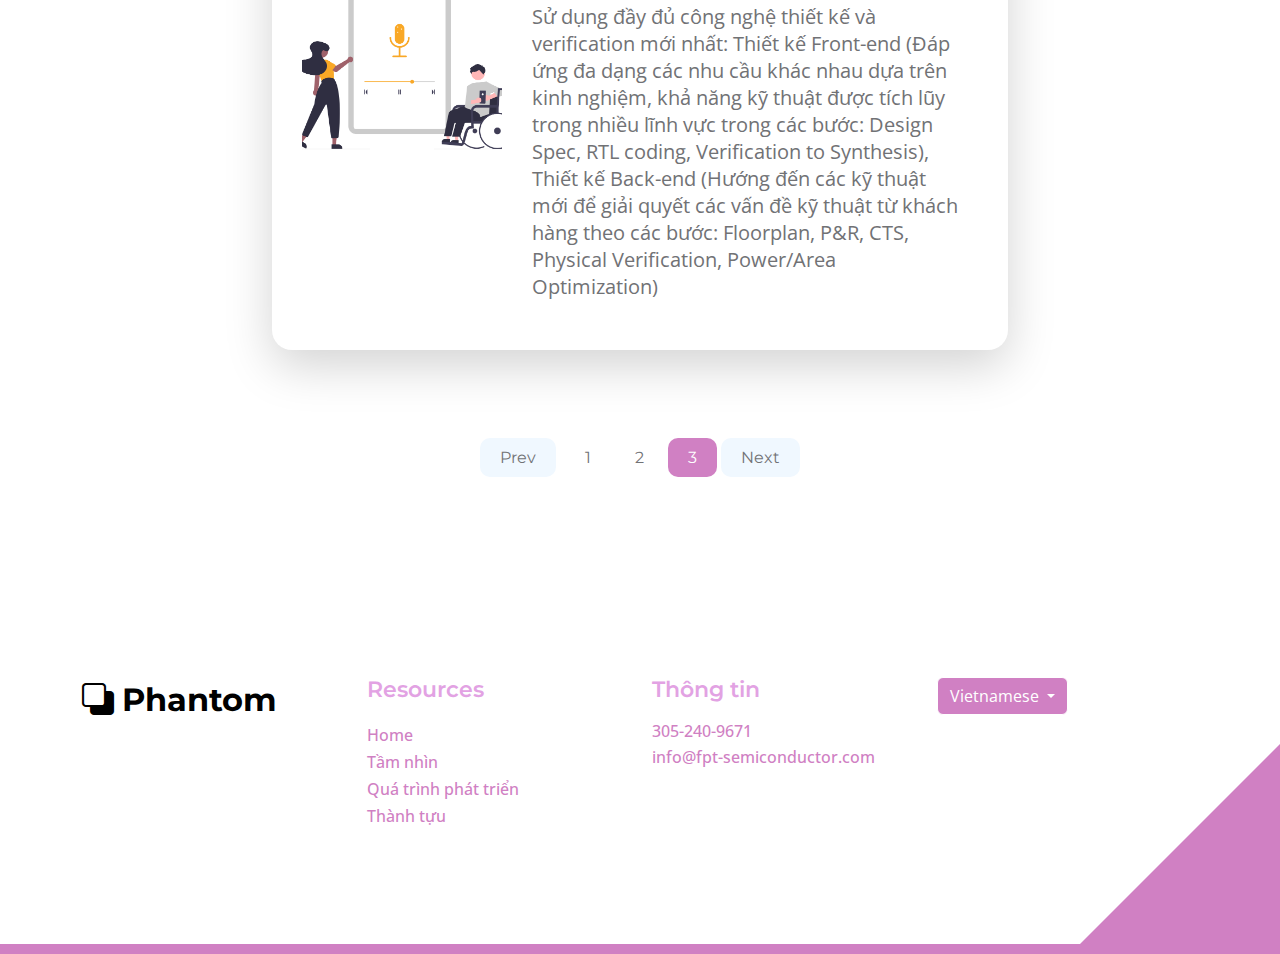
<file: templatemo_590_topic_listing/topics-listing3.html>
<!DOCTYPE html>
<html lang="en">
  <head>
    <meta charset="utf-8" />
    <meta name="viewport" content="width=device-width, initial-scale=1" />

    <meta name="description" content="" />
    <meta name="author" content="" />

    <title>FPT Semiconductor</title>

    <!-- CSS FILES -->
    <link rel="preconnect" href="https://fonts.googleapis.com" />

    <link rel="preconnect" href="https://fonts.gstatic.com" crossorigin />

    <link
      href="https://fonts.googleapis.com/css2?family=Montserrat:wght@500;600;700&family=Open+Sans&display=swap"
      rel="stylesheet"
    />

    <link href="css/bootstrap.min.css" rel="stylesheet" />

    <link href="css/bootstrap-icons.css" rel="stylesheet" />

    <link href="css/templatemo-topic-listing.css" rel="stylesheet" />
  </head>

  <body class="topics-listing-page" id="top">
    <main>
      <nav class="navbar navbar-expand-lg">
        <div class="container">
          <a class="navbar-brand" href="index.html">
            <i class="bi-back"></i>
            <span>Phantom</span>
          </a>

          <div class="d-lg-none ms-auto me-4">
            <a href="#top" class="navbar-icon bi-person smoothscroll"></a>
          </div>

          <button
            class="navbar-toggler"
            type="button"
            data-bs-toggle="collapse"
            data-bs-target="#navbarNav"
            aria-controls="navbarNav"
            aria-expanded="false"
            aria-label="Toggle navigation"
          >
            <span class="navbar-toggler-icon"></span>
          </button>

          <div class="collapse navbar-collapse" id="navbarNav">
            <ul class="navbar-nav ms-lg-5 me-lg-auto">
              <li class="nav-item">
                <a class="nav-link click-scroll" href="index.html#section_1"
                  >Home</a
                >
              </li>

              <li class="nav-item">
                <a class="nav-link click-scroll" href="index.html#section_2"
                  >Tầm nhìn</a
                >
              </li>

              <li class="nav-item">
                <a class="nav-link click-scroll" href="index.html#section_3"
                  >Quá trình phát triển</a
                >
              </li>

              <li class="nav-item">
                <a class="nav-link click-scroll" href="index.html#section_4"
                  >Thành tựu</a
                >
              </li>

              <li class="nav-item dropdown">
                <a
                  class="nav-link dropdown-toggle"
                  href="#section_5"
                  id="navbarLightDropdownMenuLink"
                  role="button"
                  data-bs-toggle="dropdown"
                  aria-expanded="false"
                  >Bán dẫn</a
                >

                <ul
                  class="dropdown-menu dropdown-menu-light"
                  aria-labelledby="navbarLightDropdownMenuLink"
                >
                  <li>
                    <a class="dropdown-item active" href="topics-listing.html">
                      FPT Semiconductor
                    </a>
                  </li>

                  <li>
                    <a class="dropdown-item" href="contact.html">Tin tức</a>
                  </li>
                </ul>
              </li>
            </ul>

            <div class="d-none d-lg-block">
              <a
                href="index21.html"
                class="navbar-icon bi-person smoothscroll"
              ></a>
            </div>
          </div>
        </div>
      </nav>

      <header
        class="site-header d-flex flex-column justify-content-center align-items-center"
      >
        <div class="container">
          <div class="row align-items-center">
            <div class="col-lg-5 col-12">
              <nav aria-label="breadcrumb">
                <ol class="breadcrumb">
                  <li class="breadcrumb-item">
                    <a href="index.html">Trang chủ</a>
                  </li>

                  <li class="breadcrumb-item active" aria-current="page">
                    FPT Semiconductor
                  </li>
                </ol>
              </nav>

              <h2 class="text-white">FPT Semiconductor</h2>
            </div>
          </div>
        </div>
      </header>

      <section class="section-padding">
        <div class="container">
          <div class="row">
            <div class="col-lg-12 col-12 text-center">
              <h3 class="mb-4">Dịch vụ</h3>
            </div>

            <div class="col-lg-8 col-12 mt-3 mx-auto">
              <div
                class="custom-block custom-block-topics-listing bg-white shadow-lg mb-5"
              >
                <div class="d-flex">
                  <img
                    src="images/topics/undraw_Remote_design_team_re_urdx.png"
                    class="custom-block-image img-fluid"
                    alt=""
                  />

                  <div class="custom-block-topics-listing-info d-flex">
                    <div>
                      <h5 class="mb-2">Chip quản lý năng lượng</h5>
                      <p class="mb-0">
                        Chúng tôi cung cấp nhiều giải pháp IC nguồn được phát
                        triển cho các yêu cầu của các ứng dụng khác nhau từ
                        thiết bị cầm tay, SSD đến ô tô, bao gồm: IC nguồn tuyến
                        tính Low Drop-out (LDO) nhiễu thấp, công suất thấp. IC
                        nguồn chuyển đổi DC-DC hiệu suất cao: Tăng áp (Buck),
                        Giảm áp (Boost), Tăng/giảm áp (Buck-boost), IC nguồn
                        không cuộn cảm. IC điều khiển LED với độ sáng điều khiển
                        được. IC quản lý nguồn đa (PMICs) hiệu suất cao cho các
                        giải pháp cấp nguồn hoàn chỉnh...
                      </p>
                    </div>
                  </div>
                </div>
              </div>

              <div
                class="custom-block custom-block-topics-listing bg-white shadow-lg mb-5"
              >
                <div class="d-flex">
                  <img
                    src="images/topics/undraw_online_ad_re_ol62.png"
                    class="custom-block-image img-fluid"
                    alt=""
                  />

                  <div class="custom-block-topics-listing-info d-flex">
                    <div>
                      <h5 class="mb-2">Thiết kế vi mạch tương tự</h5>

                      <p class="mb-0">
                        Đội ngũ kỹ sư của chúng tôi có nhiều năm kinh nghiệm với
                        kiến thức thực tế trong nhiều lĩnh vực analog bao gồm:
                        Chip quản lý năng lượng, tạo điện áp tham chiếu, cảm
                        biến nhiệt độ Chip chuyển đổi dữ liệu, tạo xung nhịp,
                        truyền thông tốc độ cao • Có kiến thức, kinh nghiệm với
                        nhiều quy trình thiết kế như CMOS, Bi-CMOS đến Fin-fet
                        từ nhiều nhà máy sản xuất chip trên thế giới bao gồm
                        những công nghệ tiên tiếp nhất.
                      </p>
                    </div>
                  </div>
                </div>
              </div>

              <div
                class="custom-block custom-block-topics-listing bg-white shadow-lg mb-5"
              >
                <div class="d-flex">
                  <img
                    src="images/topics/undraw_Podcast_audience_re_4i5q.png"
                    class="custom-block-image img-fluid"
                    alt=""
                  />

                  <div class="custom-block-topics-listing-info d-flex">
                    <div>
                      <h5 class="mb-2">Thiết kế vi mạch số</h5>

                      <p class="mb-0">
                        Sử dụng đầy đủ công nghệ thiết kế và verification mới
                        nhất: Thiết kế Front-end (Đáp ứng đa dạng các nhu cầu
                        khác nhau dựa trên kinh nghiệm, khả năng kỹ thuật được
                        tích lũy trong nhiều lĩnh vực trong các bước: Design
                        Spec, RTL coding, Verification to Synthesis), Thiết kế
                        Back-end (Hướng đến các kỹ thuật mới để giải quyết các
                        vấn đề kỹ thuật từ khách hàng theo các bước: Floorplan,
                        P&R, CTS, Physical Verification, Power/Area
                        Optimization)
                      </p>
                    </div>
                  </div>
                </div>
              </div>
            </div>

            <div class="col-lg-12 col-12">
              <nav aria-label="Page navigation example">
                <ul class="pagination justify-content-center mb-0">
                  <li class="page-item">
                    <a class="page-link" href="topics-listing2.html" aria-label="Previous">
                      <span aria-hidden="true">Prev</span>
                    </a>
                  </li>


                  <li class="page-item">
                    <a class="page-link" href="topics-listing.html">1</a>
                  </li>

                  <li class="page-item">
                    <a class="page-link" href="topics-listing2.html">2</a>
                  </li>

                  <li class="page-item active" aria-current="page">
                    <a class="page-link" href="topics-listing3.html">3</a>
                  </li>

                  <!-- <li class="page-item">
                    <a class="page-link" href="#">4</a>
                  </li>

                  <li class="page-item">
                    <a class="page-link" href="#">5</a>
                  </li> -->

                  <li class="page-item">
                    <a class="page-link" href="#" aria-label="Next">
                      <span aria-hidden="true">Next</span>
                    </a>
                  </li>
                </ul>
              </nav>
            </div>
          </div>
        </div>
      </section>
    </main>

    <footer class="site-footer section-padding">
      <div class="container">
        <div class="row">
          <div class="col-lg-3 col-12 mb-4 pb-2">
            <a class="navbar-brand mb-2" href="index.html">
              <i class="bi-back"></i>
              <span>Phantom</span>
            </a>
          </div>

          <div class="col-lg-3 col-md-4 col-6">
            <h6 class="site-footer-title mb-3">Resources</h6>

            <ul class="site-footer-links">
              <li class="site-footer-link-item">
                <a href="#" class="site-footer-link">Home</a>
              </li>

              <li class="site-footer-link-item">
                <a href="#" class="site-footer-link">Tầm nhìn</a>
              </li>

              <li class="site-footer-link-item">
                <a href="#" class="site-footer-link">Quá trình phát triển</a>
              </li>

              <li class="site-footer-link-item">
                <a href="#" class="site-footer-link">Thành tựu</a>
              </li>
            </ul>
          </div>

          <div class="col-lg-3 col-md-4 col-6 mb-4 mb-lg-0">
            <h6 class="site-footer-title mb-3">Thông tin</h6>

            <p class="text-white d-flex mb-1">
              <a href="tel: 305-240-9671" class="site-footer-link">
                305-240-9671
              </a>
            </p>

            <p class="text-white d-flex">
              <a href="mailto:info@company.com" class="site-footer-link">
                info@fpt-semiconductor.com
              </a>
            </p>
          </div>

          <div class="col-lg-3 col-md-4 col-12 mt-4 mt-lg-0 ms-auto">
            <div class="dropdown">
              <button
                class="btn btn-secondary dropdown-toggle"
                type="button"
                data-bs-toggle="dropdown"
                aria-expanded="false"
              >
                Vietnamese
              </button>

              <ul class="dropdown-menu">
                <li>
                  <button class="dropdown-item" type="button">France</button>
                </li>

                <li>
                  <button class="dropdown-item" type="button">Japanese</button>
                </li>

                <li>
                  <button class="dropdown-item" type="button">English</button>
                </li>
              </ul>
            </div>
          </div>
        </div>
      </div>
    </footer>

    <script src="js/jquery.min.js"></script>
    <script src="js/bootstrap.bundle.min.js"></script>
    <script src="js/jquery.sticky.js"></script>
    <script src="js/custom.js"></script>
  </body>
</html>
</file>
<file: templatemo_590_topic_listing/css/templatemo-topic-listing.css>
:root {
  --white-color: #ffffff;
  --primary-color: #e2a2e3;
  --secondary-color: #d080c3;
  --section-bg-color: #f0f8ff;
  --custom-btn-bg-color: #d080cc;
  --custom-btn-bg-hover-color: #7a136a;
  --dark-color: #000000;
  --p-color: #717275;
  --border-color: #ff7ff2;
  --link-hover-color: #ac33b0;

  --body-font-family: "Open Sans", sans-serif;
  --title-font-family: "Montserrat", sans-serif;

  --h1-font-size: 58px;
  --h2-font-size: 46px;
  --h3-font-size: 32px;
  --h4-font-size: 28px;
  --h5-font-size: 24px;
  --h6-font-size: 22px;
  --p-font-size: 20px;
  --menu-font-size: 14px;
  --btn-font-size: 18px;
  --copyright-font-size: 16px;

  --border-radius-large: 100px;
  --border-radius-medium: 20px;
  --border-radius-small: 10px;

  --font-weight-normal: 400;
  --font-weight-medium: 500;
  --font-weight-semibold: 600;
  --font-weight-bold: 700;
}
.toptop {
  z-index: 1; /* set higher z-index value */
  position: relative; /* position must be set for z-index to work */
}

.top {
  z-index: 0; /* set lower z-index value */
  position: relative; /* position must be set for z-index to work */
}
body {
  background-color: var(--white-color);
  font-family: var(--body-font-family);
}

/*---------------------------------------
  TYPOGRAPHY               
-----------------------------------------*/

h2,
h3,
h4,
h5,
h6 {
  color: var(--dark-color);
}

h1,
h2,
h3,
h4,
h5,
h6 {
  font-family: var(--title-font-family);
  font-weight: var(--font-weight-semibold);
}

h1 {
  font-size: var(--h1-font-size);
  font-weight: var(--font-weight-bold);
}

h2 {
  font-size: var(--h2-font-size);
  font-weight: var(--font-weight-bold);
}

h3 {
  font-size: var(--h3-font-size);
}

h4 {
  font-size: var(--h4-font-size);
}

h5 {
  font-size: var(--h5-font-size);
}

h6 {
  color: var(--primary-color);
  font-size: var(--h6-font-size);
}

p {
  color: var(--p-color);
  font-size: var(--p-font-size);
  font-weight: var(--font-weight-normal);
}

ul li {
  color: var(--p-color);
  font-size: var(--p-font-size);
  font-weight: var(--font-weight-normal);
}

a,
button {
  touch-action: manipulation;
  transition: all 0.3s;
}

a {
  display: inline-block;
  color: var(--primary-color);
  text-decoration: none;
}

a:hover {
  color: var(--link-hover-color);
}

b,
strong {
  font-weight: var(--font-weight-bold);
}

/*---------------------------------------
  SECTION               
-----------------------------------------*/
.section-padding {
  padding-top: 100px;
  padding-bottom: 100px;
}

.section-bg {
  background-color: var(--section-bg-color);
}

.section-overlay {
  background-image: linear-gradient(15deg, #7a1365 0%, #c080d0 100%);
  position: absolute;
  top: 0;
  left: 0;
  pointer-events: none;
  width: 100%;
  height: 100%;
  opacity: 0.85;
}

.section-overlay + .container {
  position: relative;
}

.tab-content {
  background-color: var(--white-color);
  border-radius: var(--border-radius-medium);
}

.nav-tabs {
  border-bottom: 1px solid #ecf3f2;
  margin-bottom: 40px;
  justify-content: center;
}

.nav-tabs .nav-link {
  border-radius: 0;
  border-top: 0;
  border-right: 0;
  border-left: 0;
  color: var(--p-color);
  font-family: var(--title-font-family);
  font-size: var(--btn-font-size);
  font-weight: var(--font-weight-medium);
  padding: 15px 25px;
  transition: all 0.3s;
}

.nav-tabs .nav-link:first-child {
  margin-right: 20px;
}

.nav-tabs .nav-item.show .nav-link,
.nav-tabs .nav-link.active,
.nav-tabs .nav-link:focus,
.nav-tabs .nav-link:hover {
  border-bottom-color: var(--primary-color);
  color: var(--primary-color);
}

/*---------------------------------------
  CUSTOM ICON COLOR               
-----------------------------------------*/
.custom-icon {
  color: var(--secondary-color);
}

/*---------------------------------------
  CUSTOM BUTTON               
-----------------------------------------*/
.custom-btn {
  background: var(--custom-btn-bg-color);
  border: 2px solid transparent;
  border-radius: var(--border-radius-large);
  color: var(--white-color);
  font-size: var(--btn-font-size);
  font-weight: var(--font-weight-semibold);
  line-height: normal;
  transition: all 0.3s;
  padding: 10px 20px;
}

.custom-btn:hover {
  background: var(--custom-btn-bg-hover-color);
  color: var(--white-color);
}

.custom-border-btn {
  background: transparent;
  border: 2px solid var(--custom-btn-bg-color);
  color: var(--custom-btn-bg-color);
}

.custom-border-btn:hover {
  background: var(--custom-btn-bg-color);
  border-color: transparent;
  color: var(--white-color);
}

.custom-btn-bg-white {
  border-color: var(--white-color);
  color: var(--white-color);
}

/*---------------------------------------
  SITE HEADER              
-----------------------------------------*/
.site-header {
  background-image: linear-gradient(15deg, #7a1365 0%, #c080d0 100%);
  padding-top: 150px;
  padding-bottom: 80px;
}

.site-header .container {
  height: 100%;
}

.breadcrumb-item + .breadcrumb-item::before,
.breadcrumb-item a:hover,
.breadcrumb-item.active {
  color: var(--white-color);
}

.site-header .custom-icon {
  color: var(--white-color);
  font-size: var(--h4-font-size);
}

.site-header .custom-icon:hover {
  color: var(--secondary-color);
}

/*---------------------------------------
  NAVIGATION              
-----------------------------------------*/
.sticky-wrapper {
  position: absolute;
  top: 0;
  right: 0;
  left: 0;
}

.sticky-wrapper.is-sticky .navbar {
  background-color: var(--secondary-color);
}

.navbar {
  background: transparent;
  border-bottom: 1px solid rgba(211, 155, 225, 0.35);
  z-index: 9;
}

.navbar-brand,
.navbar-brand:hover {
  font-size: var(--h3-font-size);
  font-weight: var(--font-weight-bold);
  display: block;
}

.navbar-brand span {
  font-family: var(--title-font-family);
}

.navbar-expand-lg .navbar-nav .nav-link {
  border-radius: var(--border-radius-large);
  margin: 10px;
  padding: 10px;
}

.navbar-nav .nav-link {
  display: inline-block;
  color: var(--white-color);
  font-family: var(--title-font-family);
  font-size: var(--menu-font-size);
  font-weight: var(--font-weight-medium);
  text-transform: uppercase;
  letter-spacing: 0.5px;
  position: relative;
  padding-top: 15px;
  padding-bottom: 15px;
}

.navbar-nav .nav-link.active,
.navbar-nav .nav-link:hover {
  color: var(--primary-color);
}

.navbar .dropdown-menu {
  background: var(--white-color);
  box-shadow: 0 1rem 3rem rgba(0, 0, 0, 0.175);
  border: 0;
  display: inherit;
  opacity: 0;
  min-width: 9rem;
  margin-top: 20px;
  padding: 13px 0 10px 0;
  transition: all 0.3s;
  pointer-events: none;
}

.navbar .dropdown-menu::before {
  content: "";
  width: 0;
  height: 0;
  border-left: 20px solid transparent;
  border-right: 20px solid transparent;
  border-bottom: 15px solid var(--white-color);
  position: absolute;
  top: -10px;
  left: 10px;
}

.navbar .dropdown-item {
  display: inline-block;
  color: var(--p-bg-color);
  font-family: var(--title-font-family);
  font-size: var(--menu-font-size);
  font-weight: var(--font-weight-medium);
  text-transform: uppercase;
  letter-spacing: 0.5px;
  position: relative;
}

.navbar .dropdown-item.active,
.navbar .dropdown-item:active,
.navbar .dropdown-item:focus,
.navbar .dropdown-item:hover {
  background: transparent;
  color: var(--primary-color);
}

.navbar .dropdown-toggle::after {
  content: "\f282";
  display: inline-block;
  font-family: bootstrap-icons !important;
  font-size: var(--copyright-font-size);
  font-style: normal;
  font-weight: normal !important;
  font-variant: normal;
  text-transform: none;
  line-height: 1;
  vertical-align: -0.125em;
  -webkit-font-smoothing: antialiased;
  -moz-osx-font-smoothing: grayscale;
  position: relative;
  left: 2px;
  border: 0;
}

@media screen and (min-width: 992px) {
  .navbar .dropdown:hover .dropdown-menu {
    opacity: 1;
    margin-top: 0;
    pointer-events: auto;
  }
}

.navbar-icon {
  background: var(--white-color);
  border-radius: var(--border-radius-large);
  display: inline-block;
  font-size: var(--h5-font-size);
  width: 40px;
  height: 40px;
  line-height: 40px;
  text-align: center;
  transition: all 0.3s ease;
}

.navbar-icon:hover {
  background: var(--primary-color);
  color: var(--white-color);
}

.navbar-toggler {
  border: 0;
  padding: 0;
  cursor: pointer;
  margin: 0;
  width: 30px;
  height: 35px;
  outline: none;
}

.navbar-toggler:focus {
  outline: none;
  box-shadow: none;
}

.navbar-toggler[aria-expanded="true"] .navbar-toggler-icon {
  background: transparent;
}

.navbar-toggler[aria-expanded="true"] .navbar-toggler-icon:before,
.navbar-toggler[aria-expanded="true"] .navbar-toggler-icon:after {
  transition: top 300ms 50ms ease, -webkit-transform 300ms 350ms ease;
  transition: top 300ms 50ms ease, transform 300ms 350ms ease;
  transition: top 300ms 50ms ease, transform 300ms 350ms ease,
    -webkit-transform 300ms 350ms ease;
  top: 0;
}

.navbar-toggler[aria-expanded="true"] .navbar-toggler-icon:before {
  transform: rotate(45deg);
}

.navbar-toggler[aria-expanded="true"] .navbar-toggler-icon:after {
  transform: rotate(-45deg);
}

.navbar-toggler .navbar-toggler-icon {
  background: var(--white-color);
  transition: background 10ms 300ms ease;
  display: block;
  width: 30px;
  height: 2px;
  position: relative;
}

.navbar-toggler .navbar-toggler-icon:before,
.navbar-toggler .navbar-toggler-icon:after {
  transition: top 300ms 350ms ease, -webkit-transform 300ms 50ms ease;
  transition: top 300ms 350ms ease, transform 300ms 50ms ease;
  transition: top 300ms 350ms ease, transform 300ms 50ms ease,
    -webkit-transform 300ms 50ms ease;
  position: absolute;
  right: 0;
  left: 0;
  background: var(--white-color);
  width: 30px;
  height: 2px;
  content: "";
}

.navbar-toggler .navbar-toggler-icon::before {
  top: -8px;
}

.navbar-toggler .navbar-toggler-icon::after {
  top: 8px;
}

/*---------------------------------------
  HERO        
-----------------------------------------*/
.hero-section {
  background-image: linear-gradient(15deg, #7a1365 0%, #c080d0 100%);
  position: relative;
  overflow: hidden;
  padding-top: 150px;
  padding-bottom: 150px;
}

.hero-section .input-group {
  background-color: var(--white-color);
  border-radius: var(--border-radius-large);
  padding: 10px 15px;
}

.hero-section .input-group-text {
  background-color: transparent;
  border: 0;
}

.hero-section input[type="search"] {
  border: 0;
  box-shadow: none;
  margin-bottom: 0;
  padding-left: 0;
}

.hero-section button[type="submit"] {
  background-color: var(--primary-color);
  border: 0;
  border-radius: var(--border-radius-large) !important;
  color: var(--white-color);
  max-width: 150px;
}

/*---------------------------------------
  TOPICS              
-----------------------------------------*/
.featured-section {
  background-color: var(--secondary-color);
  border-radius: 0 0 100px 100px;
  padding-bottom: 100px;
}

.featured-section .row {
  position: relative;
  bottom: 100px;
  margin-bottom: -100px;
}

.custom-block {
  border-radius: var(--border-radius-medium);
  position: relative;
  overflow: hidden;
  padding: 30px;
  transition: all 0.3s ease;
  /* height: 100%; */

  width: 100%;
}

.custom-block:hover {
  background-color: var(--secondary-color);
  transform: translateY(-3px);
}

.custom-block > a {
  width: 100%;
}

.custom-block-image {
  display: block;
  width: 100%;
  height: 200px;
  object-fit: cover;
  margin-top: 35px;
}

.custom-block .rounded-pill {
  border-radius: 5px !important;
  display: flex;
  justify-content: center;
  text-align: center;
  width: 30px;
  height: 30px;
  line-height: 20px;
}

.custom-block-overlay {
  height: 100%;
  min-height: 350px;
  padding: 0;
}

.custom-block-overlay > a {
  height: 100%;
}

.custom-block-overlay .custom-block-image {
  border-radius: var(--border-radius-medium);
  display: block;
  height: 100%;
  margin-top: 0;
}

.custom-block-overlay-text {
  position: absolute;
  z-index: 2;
  top: 0;
  right: 0;
  left: 0;
  padding: 30px;
}

.social-share {
  position: absolute;
  bottom: 0;
  right: 0;
  left: 0;
  z-index: 2;
  padding: 20px 35px;
}

.social-share .bi-bookmark {
  color: var(--white-color);
  font-size: var(--h5-font-size);
}

.social-share .bi-bookmark:hover {
  color: var(--secondary-color);
}

.bg-design {
  background-color: #00b0ff;
}

.bg-graphic {
  background-color: #00bfa6;
}

.bg-advertising {
  background-color: #f50057;
}

.bg-finance {
  background-color: #536dfe;
}

.bg-music {
  background-color: #f9a826;
}

.bg-education {
  background-color: #00bfa6;
}

/*---------------------------------------
  TOPICS               
-----------------------------------------*/
.topics-detail-block {
  border-radius: var(--border-radius-medium);
  position: relative;
  overflow: hidden;
}

.topics-detail-block-image {
  display: block;
  border-radius: var(--border-radius-medium);
}

blockquote {
  background-color: var(--section-bg-color);
  border-radius: var(--border-radius-small);
  font-family: var(--title-font-family);
  font-size: var(--h4-font-size);
  font-weight: var(--font-weight-bold);
  display: inline-block;
  text-align: center;
  margin: 30px;
  padding: 40px;
}

.topics-listing-page .site-header {
  padding-bottom: 65px;
}

.custom-block-topics-listing-info {
  margin: 30px 20px 20px 30px;
}

.custom-block-topics-listing {
  height: inherit;
}

.custom-block-topics-listing .custom-block-image {
  width: 200px;
}

/*---------------------------------------
  PAGINATION              
-----------------------------------------*/
.pagination {
  margin-top: 40px;
}

.page-link {
  border: 0;
  border-radius: var(--border-radius-small);
  color: var(--p-color);
  font-family: var(--title-font-family);
  margin: 0 5px;
  padding: 10px 20px;
}

.page-link:hover,
.page-item:first-child .page-link:hover,
.page-item:last-child .page-link:hover {
  background-color: var(--secondary-color);
  color: var(--white-color);
}

.page-item:first-child .page-link {
  margin-right: 10px;
}

.page-item:first-child .page-link,
.page-item:last-child .page-link {
  background-color: var(--section-bg-color);
  border-radius: var(--border-radius-small);
}

.active > .page-link,
.page-link.active {
  background-color: var(--secondary-color);
  border-color: var(--secondary-color);
}

/*---------------------------------------
  TIMELINE              
-----------------------------------------*/
.timeline-section {
  background-image: url("../images/images/dh-fpt-3686.jpg");
  background-repeat: no-repeat;
  background-position: center;
  background-size: cover;
  position: relative;
}

.timeline-container .vertical-scrollable-timeline {
  list-style-type: none;
  position: relative;
  padding-left: 0;
}

.timeline-container .vertical-scrollable-timeline .list-progress {
  width: 8px;
  height: 87%;
  background-color: var(--primary-color);
  position: absolute;
  left: 52px;
  top: 0;
  overflow: hidden;
}

.timeline-container .vertical-scrollable-timeline .list-progress .inner {
  position: absolute;
  right: 0;
  bottom: 0;
  height: 100%;
  background-color: var(--secondary-color);
  width: 100%;
}

.timeline-container .vertical-scrollable-timeline li {
  position: relative;
  padding: 20px 0px 65px 145px;
}

.timeline-container .vertical-scrollable-timeline li:last-child {
  padding-bottom: 0;
}

.timeline-container .vertical-scrollable-timeline li p {
  line-height: 40px;
}

.timeline-container .vertical-scrollable-timeline li p:last-child {
  margin-bottom: 0;
}

.timeline-container .vertical-scrollable-timeline li .icon-holder {
  position: absolute;
  left: 0;
  top: 0;
  width: 104px;
  height: 104px;
  display: flex;
  justify-content: center;
  align-items: center;
  background-color: var(--secondary-color);
  border-radius: 50%;
  z-index: 1;
  transition: 0.4s all;
}

.timeline-container .vertical-scrollable-timeline li .icon-holder::before {
  content: "";
  width: 80px;
  height: 80px;
  border: 4px solid #fff;
  position: absolute;
  background-color: var(--secondary-color);
  border-radius: 50%;
  z-index: -1;
  transition: 0.4s all;
}

.timeline-container .vertical-scrollable-timeline li .icon-holder i {
  font-size: 25px;
  color: var(--white-color);
}

.timeline-container .vertical-scrollable-timeline li::before {
  content: "";
  position: absolute;
  height: 100%;
  width: 8px;
  background-color: transparent;
  left: 52px;
  z-index: 0;
}

.timeline-container .vertical-scrollable-timeline li.active .icon-holder {
  background-color: var(--primary-color);
}

.timeline-container
  .vertical-scrollable-timeline
  li.active
  .icon-holder::before {
  background-color: var(--primary-color);
}

/*---------------------------------------
  FAQs              
-----------------------------------------*/
.faq-section .accordion-item {
  border: 0;
}

.faq-section .accordion-button {
  font-size: var(--h6-font-size);
  font-weight: var(--font-weight-semibold);
}

.faq-section .accordion-item:first-of-type .accordion-button {
  border-radius: var(--border-radius-large);
}

.faq-section .accordion-button:not(.collapsed) {
  border-radius: var(--border-radius-large);
  box-shadow: none;
  color: var(--primary-color);
}

.faq-section .accordion-body {
  color: var(--p-color);
  font-size: var(--btn-font-size);
  line-height: 40px;
}

/*---------------------------------------
  NEWSLETTER               
-----------------------------------------*/
.newsletter-image {
  border-radius: var(--border-radius-medium);
}

/*---------------------------------------
  CONTACT               
-----------------------------------------*/
.google-map {
  border-radius: var(--border-radius-medium);
}

.contact-form .form-floating > textarea {
  border-radius: var(--border-radius-medium);
  height: 150px;
}

/*---------------------------------------
  SUBSCRIBE FORM               
-----------------------------------------*/
.subscribe-form-wrap {
  padding: 50px;
}

.subscribe-form {
  width: 95%;
}

/*---------------------------------------
  CUSTOM FORM               
-----------------------------------------*/
.custom-form .form-control {
  border-radius: var(--border-radius-large);
  color: var(--p-color);
  margin-bottom: 24px;
  padding-top: 13px;
  padding-bottom: 13px;
  padding-left: 20px;
  outline: none;
}

.form-floating > label {
  padding-left: 20px;
}

.custom-form button[type="submit"] {
  background: var(--custom-btn-bg-color);
  border: none;
  border-radius: var(--border-radius-large);
  color: var(--white-color);
  font-family: var(--title-font-family);
  font-size: var(--p-font-size);
  font-weight: var(--font-weight-semibold);
  transition: all 0.3s;
  margin-bottom: 0;
}

.custom-form button[type="submit"]:hover,
.custom-form button[type="submit"]:focus {
  background: var(--custom-btn-bg-hover-color);
  border-color: transparent;
}

/*---------------------------------------
  SITE FOOTER              
-----------------------------------------*/
.site-footer {
  border-bottom: 10px solid var(--secondary-color);
  position: relative;
}

.site-footer::after {
  content: "";
  position: absolute;
  bottom: 0;
  right: 0;
  width: 0;
  height: 0;
  border-style: solid;
  border-width: 0 0 200px 200px;
  border-color: transparent transparent var(--secondary-color) transparent;
  pointer-events: none;
}

.site-footer-title {
  color: var(--primary-color);
}

.site-footer .dropdown-menu {
  padding: 0;
}

.site-footer .dropdown-item {
  color: var(--p-color);
  font-size: var(--menu-font-size);
  font-weight: var(--font-weight-medium);
  padding: 4px 18px;
}

.site-footer .dropdown-item:hover {
  background-color: transparent;
  color: var(--primary-color);
}

.site-footer .dropdown-menu li:first-child .dropdown-item {
  padding-top: 10px;
}

.site-footer .dropdown-menu li:last-child .dropdown-item {
  padding-bottom: 12px;
}

.site-footer .dropdown-toggle {
  background-color: var(--secondary-color);
  border-color: var(--white-color);
}

.site-footer .dropdown-toggle:hover {
  background-color: var(--primary-color);
  border-color: transparent;
}

.site-footer-links {
  padding-left: 0;
}

.site-footer-link-item {
  display: block;
  list-style: none;
  line-height: normal;
}

.site-footer-link {
  color: var(--secondary-color);
  font-size: var(--copyright-font-size);
  font-weight: var(--font-weight-medium);
  line-height: normal;
}

.copyright-text {
  font-size: var(--copyright-font-size);
}

/*---------------------------------------
  SOCIAL ICON               
-----------------------------------------*/
.social-icon {
  margin: 0;
  padding: 0;
}

.social-icon-item {
  list-style: none;
  display: inline-block;
  vertical-align: top;
}

.social-icon-link {
  background: var(--secondary-color);
  border-radius: var(--border-radius-large);
  color: var(--white-color);
  font-size: var(--copyright-font-size);
  display: block;
  margin-right: 10px;
  text-align: center;
  width: 35px;
  height: 35px;
  line-height: 36px;
  transition: background 0.2s, color 0.2s;
}

.social-icon-link:hover {
  background: var(--primary-color);
  color: var(--white-color);
}

/*---------------------------------------
  RESPONSIVE STYLES               
-----------------------------------------*/
@media screen and (max-width: 991px) {
  h1 {
    font-size: 48px;
  }

  h2 {
    font-size: 36px;
  }

  h3 {
    font-size: 32px;
  }

  h4 {
    font-size: 28px;
  }

  h5 {
    font-size: 20px;
  }

  h6 {
    font-size: 18px;
  }

  .section-padding {
    padding-top: 50px;
    padding-bottom: 50px;
  }

  .navbar {
    background-color: var(--secondary-color);
  }

  .navbar-nav .dropdown-menu {
    position: relative;
    left: 10px;
    opacity: 1;
    pointer-events: auto;
    max-width: 155px;
    margin-top: 10px;
    margin-bottom: 15px;
  }

  .navbar-expand-lg .navbar-nav {
    padding-bottom: 20px;
  }

  .navbar-expand-lg .navbar-nav .nav-link {
    padding: 0;
  }

  .nav-tabs .nav-link:first-child {
    margin-right: 5px;
  }

  .nav-tabs .nav-link {
    font-size: var(--copyright-font-size);
    padding: 10px;
  }

  .featured-section {
    border-radius: 0 0 80px 80px;
    padding-bottom: 50px;
  }

  .custom-block-topics-listing .custom-block-image {
    width: auto;
  }

  .custom-block-topics-listing > .d-flex,
  .custom-block-topics-listing-info,
  .custom-block-topics-listing a {
    flex-direction: column;
  }

  .timeline-container .vertical-scrollable-timeline .list-progress {
    height: 75%;
  }

  .timeline-container .vertical-scrollable-timeline li {
    padding-left: 135px;
  }

  .subscribe-form-wrap {
    padding-top: 30px;
    padding-bottom: 0;
  }
}

@media screen and (max-width: 480px) {
  h1 {
    font-size: 36px;
  }

  h2 {
    font-size: 28px;
  }

  h3 {
    font-size: 26px;
  }

  h4 {
    font-size: 22px;
  }

  h5 {
    font-size: 20px;
  }
}
</file>
<file: templatemo_590_topic_listing/css/style.css>
@import url("https://fonts.googleapis.com/css2?family=Quicksand:wght@300;400;500;600;700&display=swap");
* {
  margin: 0;
  padding: 0;
  box-sizing: border-box;
  font-family: "Quicksand", sans-serif;
}
body {
  display: flex;
  justify-content: center;
  align-items: center;
  min-height: 100vh;
  background-color: black;
}
section {
  position: absolute;
  width: 100vw;
  height: 100vh;
  display: flex;
  justify-content: center;
  align-items: center;
  gap: 2px;
  flex-wrap: wrap;
  overflow: hidden;
}
section::before {
  content: "";
  position: absolute;
  width: 100%;
  height: 100%;
  background: linear-gradient(#000000, rgb(207, 91, 200), #000000);
  animation: animate 4s linear infinite;
}
@keyframes animate {
  0% {
    transform: translateY(-100%);
  }
  100% {
    transform: translateY(100%);
  }
}
section span {
  position: relative;
  display: block;
  width: calc(6.25vw - 2px);
  height: calc(6.25vw - 2px);
  background: #181818;
  z-index: 2;
  transition: 1.5s;
}
section span:hover {
  background: rgb(207, 91, 200);
  transition: 0s;
}

section .signin {
  position: absolute;
  width: 400px;
  background: #222;
  z-index: 1000;
  display: flex;
  justify-content: center;
  align-items: center;
  padding: 40px;
  border-radius: 4px;
  box-shadow: 0 15px 35px rgba(0, 0, 0, 9);
}
section .signin .content {
  position: relative;
  width: 100%;
  display: flex;
  justify-content: center;
  align-items: center;
  flex-direction: column;
  gap: 40px;
}
section .signin .content h2 {
  font-size: 2em;
  color: rgb(207, 91, 200);
  text-transform: uppercase;
}
section .signin .content .form {
  width: 100%;
  display: flex;
  flex-direction: column;
  gap: 25px;
}
section .signin .content .form .inputBox {
  position: relative;
  width: 100%;
}
section .signin .content .form .inputBox input {
  position: relative;
  width: 100%;
  background: #333;
  border: none;
  outline: none;
  padding: 25px 10px 7.5px;
  border-radius: 4px;
  color: #fff;
  font-weight: 500;
  font-size: 1em;
}
section .signin .content .form .inputBox i {
  position: absolute;
  left: 0;
  padding: 15px 10px;
  font-style: normal;
  color: #aaa;
  transition: 0.5s;
  pointer-events: none;
}
.signin .content .form .inputBox input:focus ~ i,
.signin .content .form .inputBox input:valid ~ i {
  transform: translateY(-7.5px);
  font-size: 0.8em;
  color: #fff;
}
.signin .content .form .links {
  position: relative;
  width: 100%;
  display: flex;
  justify-content: space-between;
}
.signin .content .form .links a {
  color: #fff;
  text-decoration: none;
}
.signin .content .form .links a:nth-child(2) {
  color: rgb(207, 91, 200);
  font-weight: 600;
}
.signin .content .form .inputBox input[type="submit"] {
  padding: 10px;
  background: rgb(207, 91, 200);
  color: #000;
  font-weight: 600;
  font-size: 1.35em;
  letter-spacing: 0.05em;
  cursor: pointer;
}
input[type="submit"]:active {
  opacity: 0.6;
}
@media (max-width: 900px) {
  section span {
    width: calc(10vw - 2px);
    height: calc(10vw - 2px);
  }
}
@media (max-width: 600px) {
  section span {
    width: calc(20vw - 2px);
    height: calc(20vw - 2px);
  }
}
</file>
